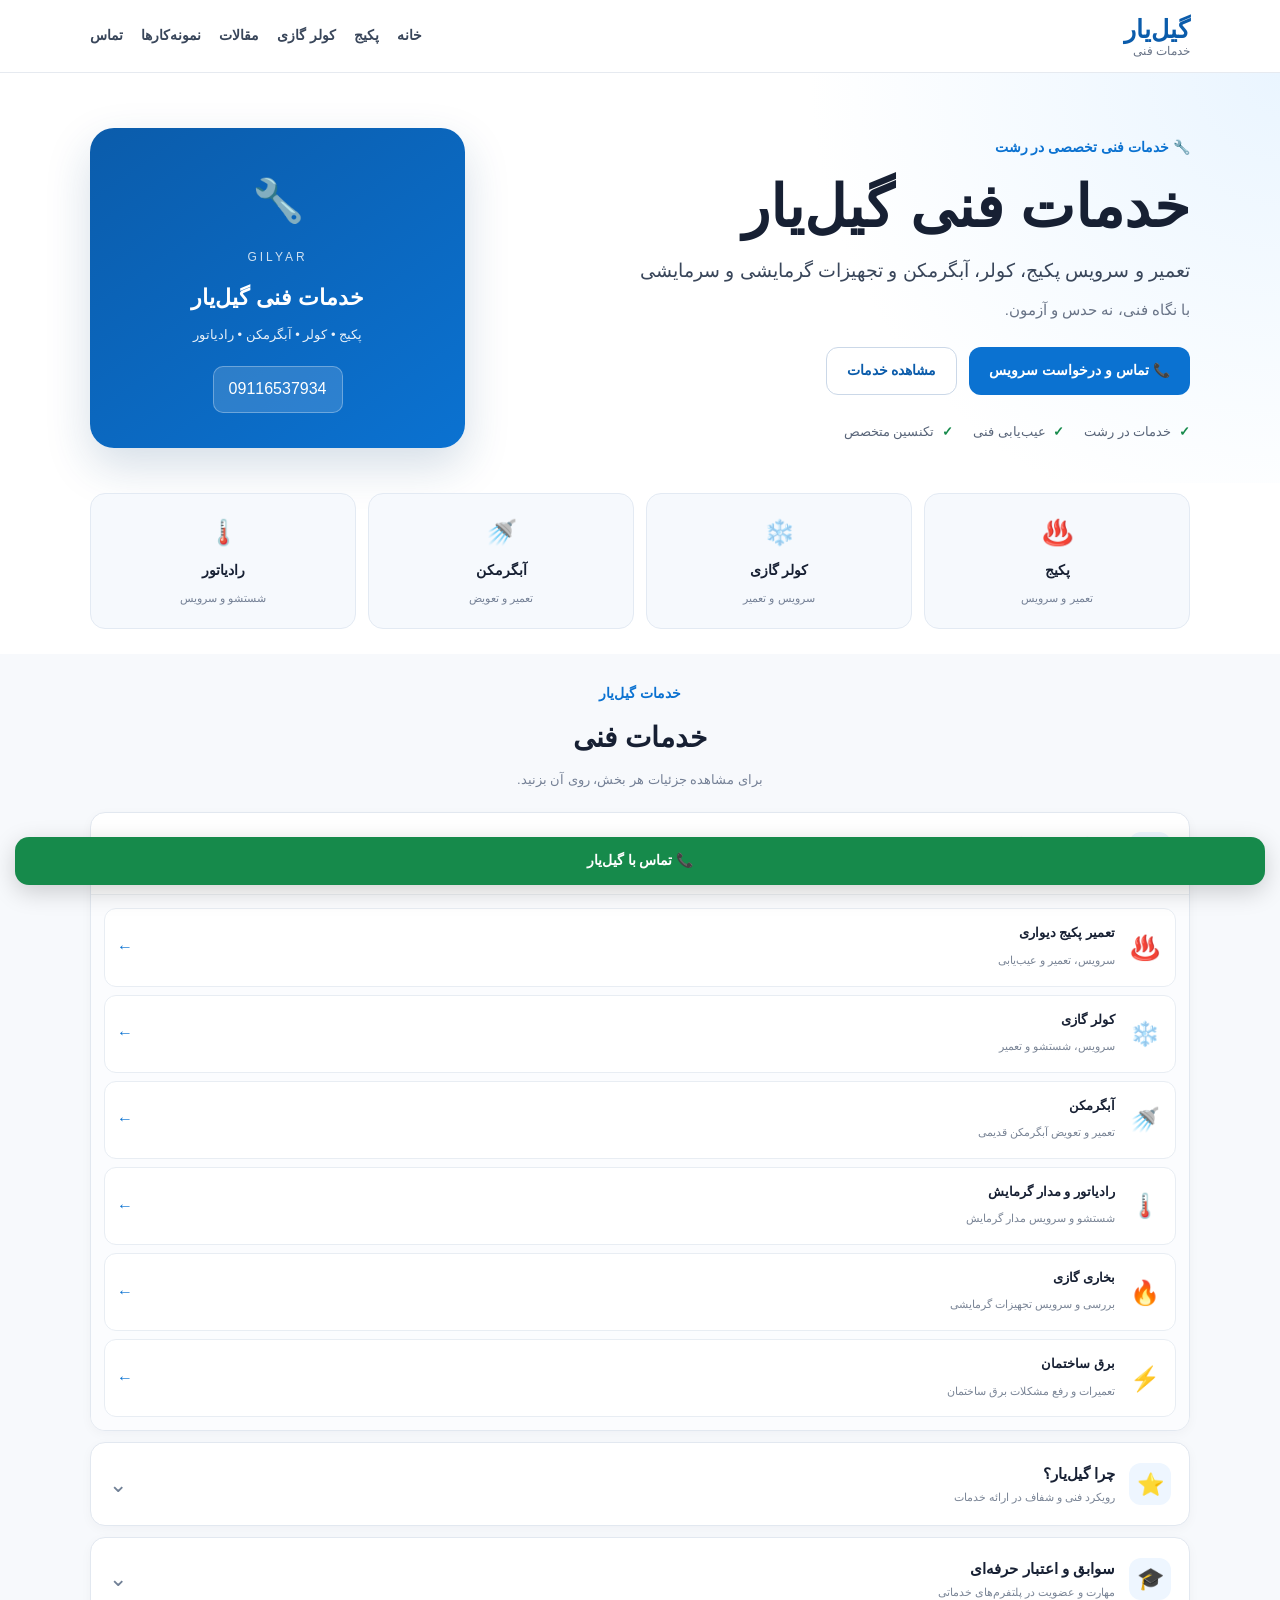
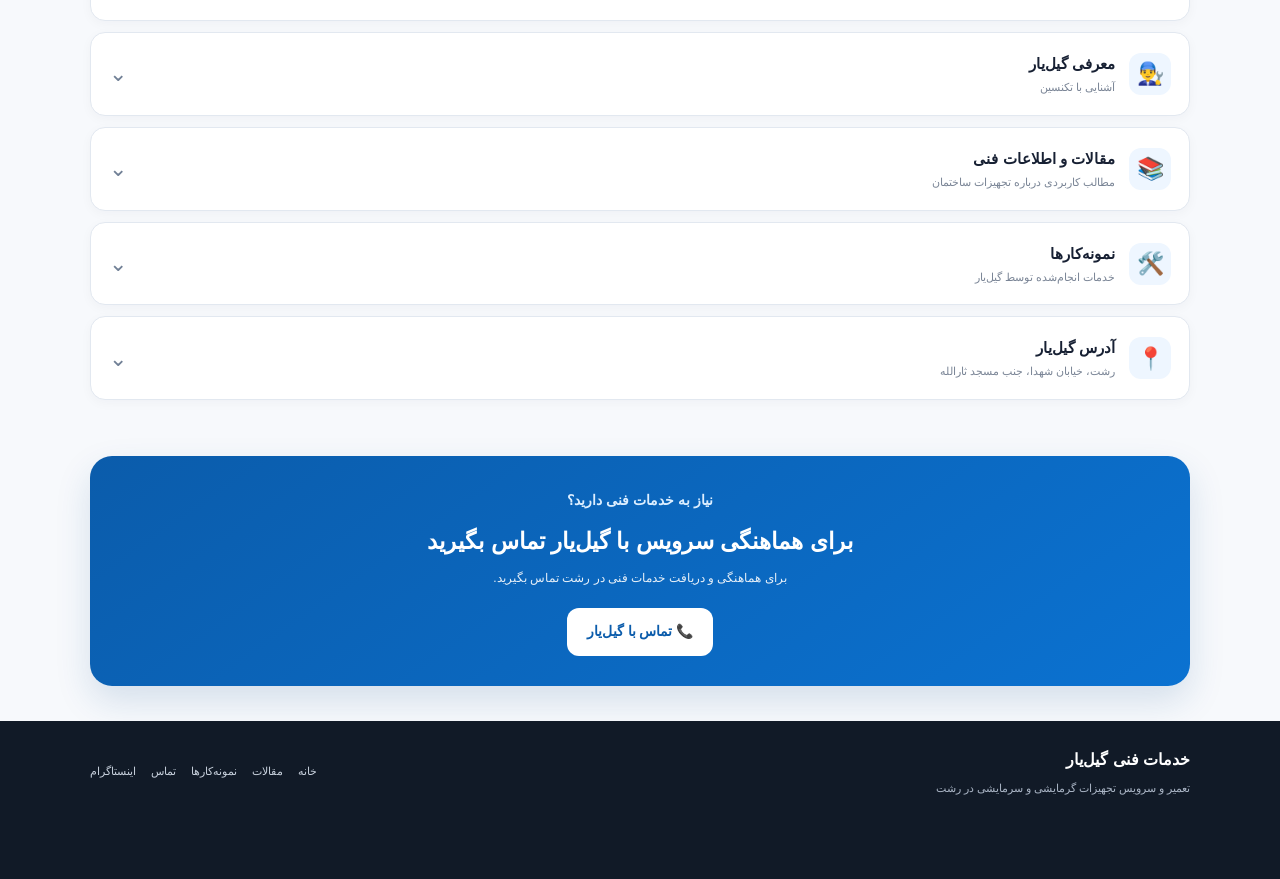
<file: index.html>
<!DOCTYPE html>
<html lang="fa" dir="rtl">
<head>
  <meta charset="UTF-8">
  <meta name="viewport" content="width=device-width, initial-scale=1.0">

  <title>خدمات فنی گیل‌یار | تعمیر پکیج، کولر و آبگرمکن در رشت</title>

  <meta
    name="description"
    content="خدمات فنی گیل‌یار در رشت؛ تعمیر و سرویس پکیج، آبگرمکن، کولر گازی، رادیاتور، بخاری گازی و برق ساختمان."
  >

  <meta name="robots" content="index, follow">

  <link rel="canonical" href="https://gilyarservice.ir/">
  <link rel="stylesheet" href="style.css">

  <script type="application/ld+json">
  {
    "@context": "https://schema.org",
    "@type": "LocalBusiness",
    "name": "خدمات فنی گیل‌یار",
    "url": "https://gilyarservice.ir/",
    "telephone": "+989116537934",
    "description": "خدمات فنی و تعمیرات پکیج، آبگرمکن، کولر گازی، رادیاتور، بخاری گازی و برق ساختمان در رشت.",
    "address": {
      "@type": "PostalAddress",
      "addressLocality": "رشت",
      "addressRegion": "گیلان",
      "addressCountry": "IR",
      "streetAddress": "خیابان شهدا، جنب مسجد ثارالله"
    },
    "areaServed": {
      "@type": "City",
      "name": "رشت"
    },
    "sameAs": [
      "https://www.instagram.com/behroozfattahii/"
    ]
  }
  </script>
</head>

<body>

<header class="site-header">
  <div class="wrap header-inner">

    <a class="logo" href="index.html">
      <strong>گیل‌یار</strong>
      <span>خدمات فنی</span>
    </a>

    <nav class="nav">
      <a href="index.html">خانه</a>
      <a href="services/package.html">پکیج</a>
      <a href="services/ac.html">کولر گازی</a>
      <a href="articles/index.html">مقالات</a>
      <a href="portfolio.html">نمونه‌کارها</a>
      <a href="contact.html">تماس</a>
    </nav>

  </div>
</header>


<main>

<!-- HERO -->
<section class="hero">
  <div class="wrap hero-grid">

    <div class="hero-content">

      <span class="eyebrow">🔧 خدمات فنی تخصصی در رشت</span>

      <h1>خدمات فنی گیل‌یار</h1>

      <p class="hero-subtitle">
        تعمیر و سرویس پکیج، کولر، آبگرمکن و تجهیزات گرمایشی و سرمایشی
      </p>

      <p class="hero-description">
        با نگاه فنی، نه حدس و آزمون.
      </p>

      <div class="hero-buttons">

        <a class="btn btn-primary" href="tel:09116537934">
          📞 تماس و درخواست سرویس
        </a>

        <a class="btn btn-secondary" href="#services">
          مشاهده خدمات
        </a>

      </div>

      <div class="hero-trust">

        <div>
          <strong>✓</strong>
          خدمات در رشت
        </div>

        <div>
          <strong>✓</strong>
          عیب‌یابی فنی
        </div>

        <div>
          <strong>✓</strong>
          تکنسین متخصص
        </div>

      </div>

    </div>


    <div class="hero-card">

      <div class="hero-icon">🔧</div>

      <span class="hero-label">GILYAR</span>

      <h2>خدمات فنی گیل‌یار</h2>

      <p>پکیج • کولر • آبگرمکن • رادیاتور</p>

      <a class="hero-call" href="tel:09116537934">
        09116537934
      </a>

    </div>

  </div>
</section>


<!-- QUICK SERVICES -->
<section class="quick-services">

  <div class="wrap">

    <div class="quick-grid">

      <a href="services/package.html">
        <span>♨️</span>
        <b>پکیج</b>
        <small>تعمیر و سرویس</small>
      </a>

      <a href="services/ac.html">
        <span>❄️</span>
        <b>کولر گازی</b>
        <small>سرویس و تعمیر</small>
      </a>

      <a href="services/water-heater.html">
        <span>🚿</span>
        <b>آبگرمکن</b>
        <small>تعمیر و تعویض</small>
      </a>

      <a href="services/radiator.html">
        <span>🌡️</span>
        <b>رادیاتور</b>
        <small>شستشو و سرویس</small>
      </a>

    </div>

  </div>

</section>


<!-- COLLAPSIBLE CONTENT -->
<section class="accordion-section" id="services">

  <div class="wrap">

    <div class="accordion-title">

      <span class="section-label">خدمات گیل‌یار</span>

      <h2>خدمات فنی</h2>

      <p>
        برای مشاهده جزئیات هر بخش، روی آن بزنید.
      </p>

    </div>


    <!-- SERVICES -->
    <details class="info-drawer" open>

      <summary>
        <span class="drawer-icon">🔧</span>

        <span class="drawer-text">
          <strong>خدمات و تعمیرات</strong>
          <small>پکیج، کولر، آبگرمکن و تجهیزات ساختمان</small>
        </span>

        <span class="drawer-arrow">⌄</span>
      </summary>


      <div class="drawer-content">

        <a class="compact-service" href="services/package.html">
          <span>♨️</span>
          <div>
            <strong>تعمیر پکیج دیواری</strong>
            <small>سرویس، تعمیر و عیب‌یابی</small>
          </div>
          <b>←</b>
        </a>


        <a class="compact-service" href="services/ac.html">
          <span>❄️</span>
          <div>
            <strong>کولر گازی</strong>
            <small>سرویس، شستشو و تعمیر</small>
          </div>
          <b>←</b>
        </a>


        <a class="compact-service" href="services/water-heater.html">
          <span>🚿</span>
          <div>
            <strong>آبگرمکن</strong>
            <small>تعمیر و تعویض آبگرمکن قدیمی</small>
          </div>
          <b>←</b>
        </a>


        <a class="compact-service" href="services/radiator.html">
          <span>🌡️</span>
          <div>
            <strong>رادیاتور و مدار گرمایش</strong>
            <small>شستشو و سرویس مدار گرمایش</small>
          </div>
          <b>←</b>
        </a>


        <a class="compact-service" href="services/package.html">
          <span>🔥</span>
          <div>
            <strong>بخاری گازی</strong>
            <small>بررسی و سرویس تجهیزات گرمایشی</small>
          </div>
          <b>←</b>
        </a>


        <a class="compact-service" href="contact.html">
          <span>⚡</span>
          <div>
            <strong>برق ساختمان</strong>
            <small>تعمیرات و رفع مشکلات برق ساختمان</small>
          </div>
          <b>←</b>
        </a>

      </div>

    </details>


    <!-- WHY -->
    <details class="info-drawer">

      <summary>
        <span class="drawer-icon">⭐</span>

        <span class="drawer-text">
          <strong>چرا گیل‌یار؟</strong>
          <small>رویکرد فنی و شفاف در ارائه خدمات</small>
        </span>

        <span class="drawer-arrow">⌄</span>
      </summary>


      <div class="drawer-content why-compact">

        <div>
          <span>🔧</span>
          <strong>عیب‌یابی فنی</strong>
          <p>بررسی علت مشکل پیش از تعمیر یا تعویض.</p>
        </div>

        <div>
          <span>📋</span>
          <strong>توضیح شفاف</strong>
          <p>توضیح وضعیت دستگاه و روند پیشنهادی تعمیر.</p>
        </div>

        <div>
          <span>🛠️</span>
          <strong>تجربه عملی</strong>
          <p>فعالیت در حوزه تجهیزات گرمایشی و سرمایشی.</p>
        </div>

        <div>
          <span>📍</span>
          <strong>خدمات در رشت</strong>
          <p>ارائه خدمات در رشت و محدوده‌های اطراف.</p>
        </div>

      </div>

    </details>


    <!-- CREDENTIALS -->
    <details class="info-drawer">

      <summary>
        <span class="drawer-icon">🎓</span>

        <span class="drawer-text">
          <strong>سوابق و اعتبار حرفه‌ای</strong>
          <small>مهارت و عضویت در پلتفرم‌های خدماتی</small>
        </span>

        <span class="drawer-arrow">⌄</span>
      </summary>


      <div class="drawer-content credentials-compact">

        <div class="credential">
          <span>🎓</span>
          <div>
            <strong>دارای گواهینامه مهارت از سازمان آموزش فنی و حرفه‌ای کشور</strong>
            <small>مهارت فنی مرتبط با حوزه خدمات</small>
          </div>
        </div>

        <div class="credential">
          <span>👨‍🔧</span>
          <div>
            <strong>متخصص ثبت‌شده در آچاره</strong>
            <small>ارائه خدمات از طریق پلتفرم خدماتی</small>
          </div>
        </div>

        <div class="credential">
          <span>🛠️</span>
          <div>
            <strong>عضو پلتفرم‌های خدماتی</strong>
            <small>خدمت از ما و سنجاق</small>
          </div>
        </div>

      </div>

    </details>


    <!-- TECHNICIAN -->
    <details class="info-drawer">

      <summary>
        <span class="drawer-icon">👨‍🔧</span>

        <span class="drawer-text">
          <strong>معرفی گیل‌یار</strong>
          <small>آشنایی با تکنسین</small>
        </span>

        <span class="drawer-arrow">⌄</span>
      </summary>


      <div class="drawer-content technician-compact">

        <div class="technician-icon">👨‍🔧</div>

        <div>
          <h3>بهروز فتاحی</h3>

          <p>
            تکنسین خدمات فنی گیل‌یار؛ فعال در زمینه تعمیر و سرویس
            پکیج، آبگرمکن، کولر گازی و تجهیزات گرمایشی و سرمایشی در رشت.
          </p>
        </div>

      </div>

    </details>


    <!-- ARTICLES -->
    <details class="info-drawer">

      <summary>
        <span class="drawer-icon">📚</span>

        <span class="drawer-text">
          <strong>مقالات و اطلاعات فنی</strong>
          <small>مطالب کاربردی درباره تجهیزات ساختمان</small>
        </span>

        <span class="drawer-arrow">⌄</span>
      </summary>


      <div class="drawer-content article-compact">

        <a href="articles/package-pressure-drops.html">
          <span>♨️</span>
          <div>
            <strong>چرا فشار پکیج کم می‌شود؟</strong>
            <small>دلایل رایج افت فشار پکیج</small>
          </div>
          <b>←</b>
        </a>


        <a href="articles/package-no-hot-water.html">
          <span>♨️</span>
          <div>
            <strong>چرا آب پکیج گرم نمی‌شود؟</strong>
            <small>دلایل رایج گرم نشدن آب مصرفی</small>
          </div>
          <b>←</b>
        </a>


        <a href="articles/ac-not-cooling.html">
          <span>❄️</span>
          <div>
            <strong>چرا کولر گازی خنک نمی‌کند؟</strong>
            <small>عوامل رایج کاهش سرمایش</small>
          </div>
          <b>←</b>
        </a>


        <a href="articles/package-error-codes.html">
          <span>⚠️</span>
          <div>
            <strong>خطاهای پکیج و مفهوم آن‌ها</strong>
            <small>آشنایی با خطاهای رایج</small>
          </div>
          <b>←</b>
        </a>


        <a class="drawer-more" href="articles/index.html">
          مشاهده همه مقالات ←
        </a>

      </div>

    </details>


    <!-- PORTFOLIO -->
    <details class="info-drawer">

      <summary>
        <span class="drawer-icon">🛠️</span>

        <span class="drawer-text">
          <strong>نمونه‌کارها</strong>
          <small>خدمات انجام‌شده توسط گیل‌یار</small>
        </span>

        <span class="drawer-arrow">⌄</span>
      </summary>


      <div class="drawer-content portfolio-compact">

        <div>
          <span>🔧</span>
          <strong>تعمیر و سرویس تجهیزات</strong>
        </div>

        <div>
          <span>❄️</span>
          <strong>خدمات کولر گازی</strong>
        </div>

        <div>
          <span>♨️</span>
          <strong>خدمات پکیج و گرمایش</strong>
        </div>

        <a class="drawer-more" href="portfolio.html">
          مشاهده همه نمونه‌کارها ←
        </a>

      </div>

    </details>


    <!-- LOCATION -->
    <details class="info-drawer">

      <summary>
        <span class="drawer-icon">📍</span>

        <span class="drawer-text">
          <strong>آدرس گیل‌یار</strong>
          <small>رشت، خیابان شهدا، جنب مسجد ثارالله</small>
        </span>

        <span class="drawer-arrow">⌄</span>
      </summary>


      <div class="drawer-content location-compact">

        <p>
          📍 رشت، خیابان شهدا، جنب مسجد ثارالله
        </p>

        <a
          class="btn btn-secondary"
          href="https://www.google.com/maps/search/?api=1&query=رشت+خیابان+شهدا+جنب+مسجد+ثارالله"
          target="_blank"
          rel="noopener"
        >
          مشاهده آدرس روی نقشه
        </a>

      </div>

    </details>

  </div>

</section>


<!-- FINAL CTA -->
<section class="section final-contact">

  <div class="wrap">

    <div class="cta">

      <span class="section-label">
        نیاز به خدمات فنی دارید؟
      </span>

      <h2>
        برای هماهنگی سرویس با گیل‌یار تماس بگیرید
      </h2>

      <p>
        برای هماهنگی و دریافت خدمات فنی در رشت تماس بگیرید.
      </p>

      <a class="btn btn-primary" href="tel:09116537934">
        📞 تماس با گیل‌یار
      </a>

    </div>

  </div>

</section>

</main>


<footer>

  <div class="wrap footer-inner">

    <div class="foot">

      <strong>خدمات فنی گیل‌یار</strong>

      <small>
        تعمیر و سرویس تجهیزات گرمایشی و سرمایشی در رشت
      </small>

    </div>


    <div class="footer-links">

      <a href="index.html">خانه</a>

      <a href="articles/index.html">مقالات</a>

      <a href="portfolio.html">نمونه‌کارها</a>

      <a href="contact.html">تماس</a>

      <a
        class="social"
        href="https://www.instagram.com/behroozfattahii/"
        target="_blank"
        rel="noopener"
      >
        اینستاگرام
      </a>

    </div>

  </div>

</footer>


<a class="mobile-call" href="tel:09116537934">
  📞 تماس با گیل‌یار
</a>


</body>
</html>
</file>
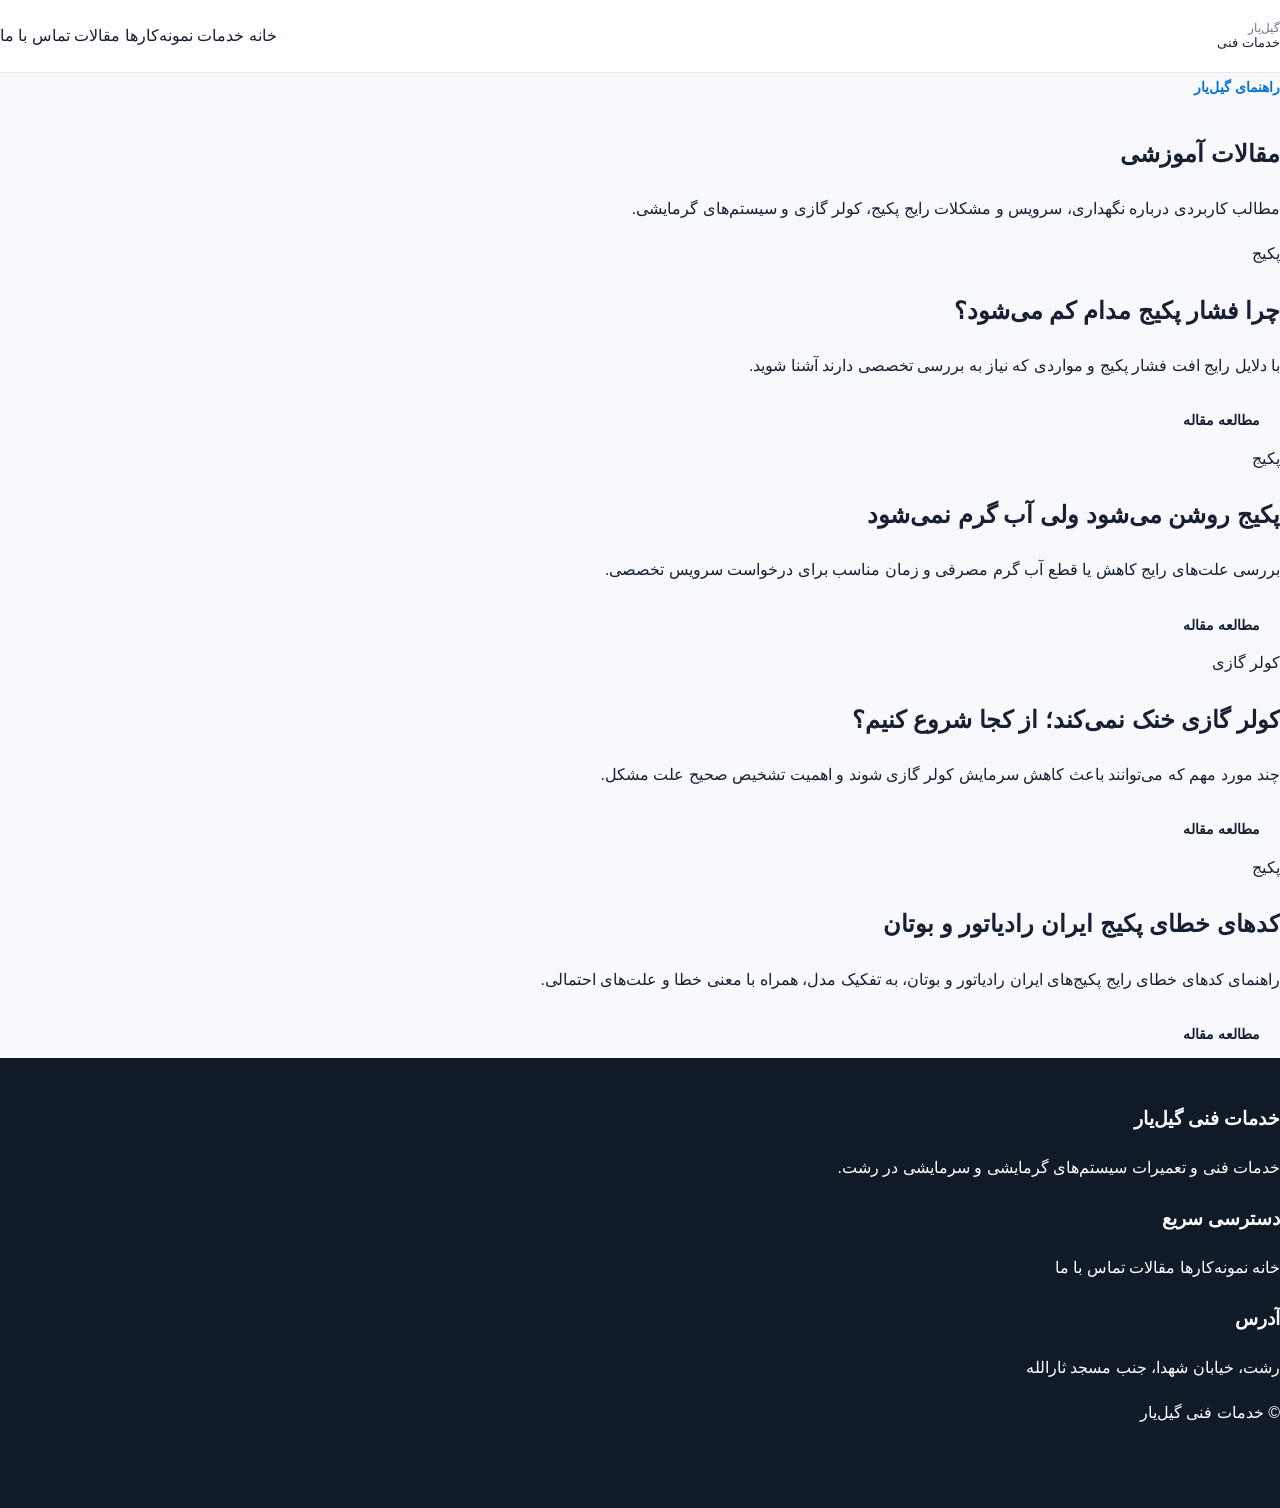
<file: articles/index.html>
<!DOCTYPE html>
<html lang="fa" dir="rtl">
<head>
  <meta charset="UTF-8">
  <meta name="viewport" content="width=device-width, initial-scale=1.0">

  <title>مقالات آموزشی | خدمات فنی گیل‌یار</title>

  <meta name="description" content="مقالات آموزشی گیل‌یار درباره پکیج دیواری، کولر گازی، آبگرمکن و سیستم‌های گرمایشی و سرمایشی.">

  <meta name="robots" content="index, follow">

  <link rel="canonical" href="https://gilyar.onrender.com/articles/index.html">

  <meta property="og:title" content="مقالات آموزشی | خدمات فنی گیل‌یار">
  <meta property="og:description" content="مطالب آموزشی و کاربردی درباره نگهداری و مشکلات رایج سیستم‌های گرمایشی و سرمایشی.">
  <meta property="og:type" content="website">
  <meta property="og:url" content="https://gilyar.onrender.com/articles/index.html">

  <link rel="stylesheet" href="../style.css">
</head>

<body>

<header class="site-header">
  <div class="container header-inner">

    <a href="../index.html" class="logo">
      <span>گیل‌یار</span>
      <small>خدمات فنی</small>
    </a>

    <nav class="main-nav">
      <a href="../index.html">خانه</a>
      <a href="../index.html#services">خدمات</a>
      <a href="../portfolio.html">نمونه‌کارها</a>
      <a href="index.html">مقالات</a>
      <a href="../contact.html">تماس با ما</a>
    </nav>

  </div>
</header>


<main>

  <section class="page-hero">
    <div class="container">

      <span class="eyebrow">راهنمای گیل‌یار</span>

      <h1>مقالات آموزشی</h1>

      <p>
        مطالب کاربردی درباره نگهداری، سرویس و مشکلات رایج
        پکیج، کولر گازی و سیستم‌های گرمایشی.
      </p>

    </div>
  </section>


  <section class="content-section">

    <div class="container">

      <div class="articles-grid">

        <article class="article-card">

          <span class="article-category">پکیج</span>

          <h2>
            چرا فشار پکیج مدام کم می‌شود؟
          </h2>

          <p>
            با دلایل رایج افت فشار پکیج و مواردی که نیاز به بررسی
            تخصصی دارند آشنا شوید.
          </p>

          <a href="package-pressure-drops.html" class="btn">
            مطالعه مقاله
          </a>

        </article>


        <article class="article-card">

          <span class="article-category">پکیج</span>

          <h2>
            پکیج روشن می‌شود ولی آب گرم نمی‌شود
          </h2>

          <p>
            بررسی علت‌های رایج کاهش یا قطع آب گرم مصرفی و زمان مناسب
            برای درخواست سرویس تخصصی.
          </p>

          <a href="package-no-hot-water.html" class="btn">
            مطالعه مقاله
          </a>

        </article>


        <article class="article-card">

          <span class="article-category">کولر گازی</span>

          <h2>
            کولر گازی خنک نمی‌کند؛ از کجا شروع کنیم؟
          </h2>

          <p>
            چند مورد مهم که می‌توانند باعث کاهش سرمایش کولر گازی شوند
            و اهمیت تشخیص صحیح علت مشکل.
          </p>

          <a href="ac-not-cooling.html" class="btn">
            مطالعه مقاله
          </a>

        </article>
<article class="article-card">

  <span class="article-category">پکیج</span>

  <h2>
    کدهای خطای پکیج ایران رادیاتور و بوتان
  </h2>

  <p>
    راهنمای کدهای خطای رایج پکیج‌های ایران رادیاتور و بوتان،
    به تفکیک مدل، همراه با معنی خطا و علت‌های احتمالی.
  </p>

  <a href="package-error-codes.html" class="btn">
    مطالعه مقاله
  </a>

</article>
      </div>

    </div>

  </section>

</main>


<footer class="site-footer">

  <div class="container">

    <div class="footer-grid">

      <div>

        <h3>خدمات فنی گیل‌یار</h3>

        <p>
          خدمات فنی و تعمیرات سیستم‌های گرمایشی و سرمایشی در رشت.
        </p>

      </div>


      <div>

        <h3>دسترسی سریع</h3>

        <a href="../index.html">خانه</a>
        <a href="../portfolio.html">نمونه‌کارها</a>
        <a href="index.html">مقالات</a>
        <a href="../contact.html">تماس با ما</a>

      </div>


      <div>

        <h3>آدرس</h3>

        <p>
          رشت، خیابان شهدا، جنب مسجد ثارالله
        </p>

      </div>

    </div>


    <div class="footer-bottom">
      © خدمات فنی گیل‌یار
    </div>

  </div>

</footer>

</body>
</html>
</file>
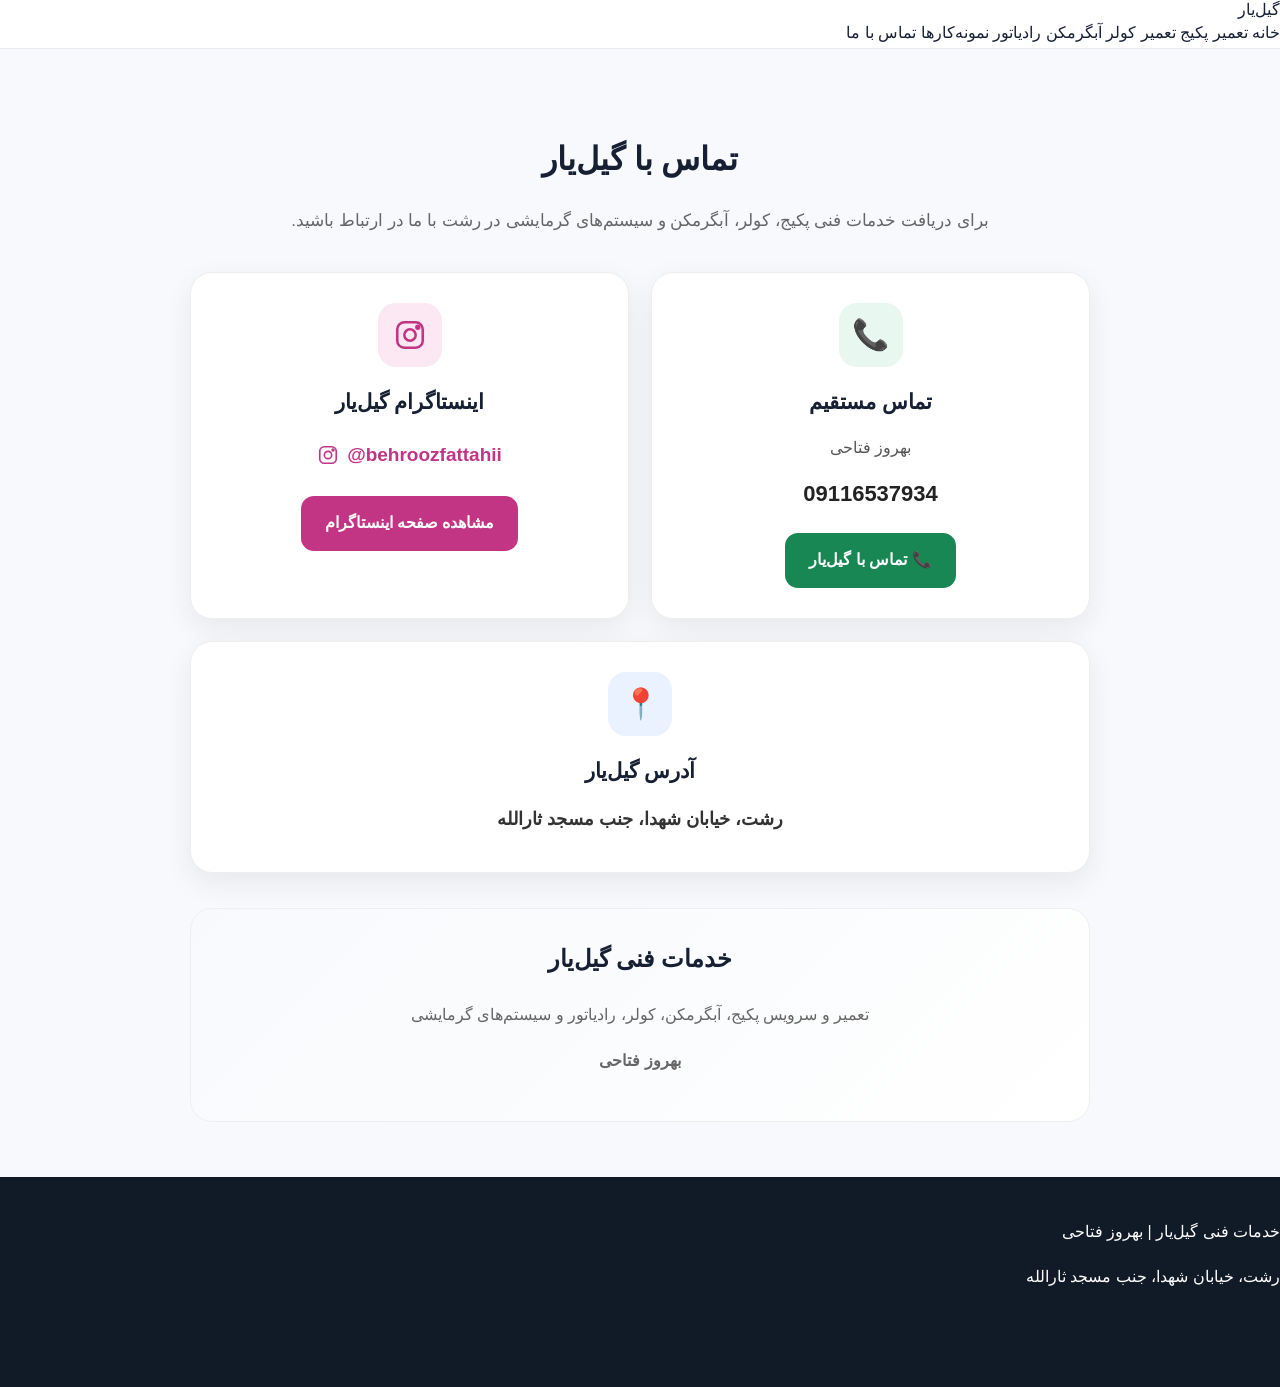
<file: contact.html>
<!DOCTYPE html>
<html lang="fa" dir="rtl">
<head>
  <meta charset="UTF-8">
  <meta name="viewport" content="width=device-width, initial-scale=1.0">

  <title>تماس با گیل‌یار | خدمات فنی گیل‌یار</title>
  <meta name="description" content="تماس با خدمات فنی گیل‌یار در رشت برای تعمیر و سرویس پکیج، آبگرمکن، کولر و سیستم‌های گرمایشی.">

  <link rel="canonical" href="https://gilyarservice.ir/contact.html">
  <link rel="stylesheet" href="style.css">

  <style>
    .contact-page {
      padding: 55px 18px;
      min-height: 70vh;
    }

    .contact-hero {
      max-width: 850px;
      margin: 0 auto 35px;
      text-align: center;
    }

    .contact-hero h1 {
      font-size: 32px;
      margin-bottom: 12px;
    }

    .contact-hero p {
      color: #666;
      font-size: 17px;
      line-height: 1.9;
    }

    .contact-grid {
      max-width: 900px;
      margin: 0 auto;
      display: grid;
      grid-template-columns: repeat(2, minmax(0, 1fr));
      gap: 22px;
    }

    .contact-card {
      background: #fff;
      border: 1px solid #eee;
      border-radius: 22px;
      padding: 30px 22px;
      text-align: center;
      box-shadow: 0 10px 30px rgba(0, 0, 0, 0.07);
      transition: transform 0.2s ease, box-shadow 0.2s ease;
    }

    .contact-card:hover {
      transform: translateY(-3px);
      box-shadow: 0 14px 35px rgba(0, 0, 0, 0.10);
    }

    .contact-icon {
      width: 64px;
      height: 64px;
      margin: 0 auto 16px;
      border-radius: 18px;
      display: flex;
      align-items: center;
      justify-content: center;
      font-size: 30px;
    }

    .phone-icon {
      background: #e8f7ef;
      color: #198754;
    }

    .instagram-icon {
      background: #fbe8f2;
      color: #c13584;
    }

    .address-icon {
      background: #eaf2ff;
      color: #2463b5;
    }

    .contact-card h2 {
      margin: 8px 0 12px;
      font-size: 21px;
    }

    .contact-card p {
      margin: 6px 0;
      line-height: 1.9;
      color: #555;
    }

    .phone-number {
      direction: ltr;
      display: inline-block;
      font-size: 22px;
      font-weight: bold;
      color: #222;
      margin-top: 4px;
    }

    .instagram-id {
      direction: ltr;
      display: inline-flex;
      align-items: center;
      gap: 8px;
      font-size: 19px;
      font-weight: bold;
      color: #c13584;
      margin-top: 5px;
    }

    .instagram-mini-icon {
      width: 22px;
      height: 22px;
    }

    .contact-button {
      display: inline-flex;
      align-items: center;
      justify-content: center;
      gap: 8px;
      margin-top: 20px;
      padding: 13px 24px;
      border-radius: 13px;
      text-decoration: none;
      font-weight: bold;
      transition: opacity 0.2s ease;
    }

    .contact-button:hover {
      opacity: 0.88;
    }

    .phone-button {
      background: #198754;
      color: #fff;
    }

    .instagram-button {
      background: #c13584;
      color: #fff;
    }

    .address-card {
      grid-column: 1 / -1;
    }

    .address-text {
      font-size: 18px;
      font-weight: 600;
      color: #333 !important;
    }

    .contact-footer {
      max-width: 900px;
      margin: 35px auto 0;
      padding: 28px 20px;
      text-align: center;
      background: linear-gradient(135deg, #f7f9fc, #ffffff);
      border: 1px solid #eee;
      border-radius: 22px;
    }

    .contact-footer h2 {
      margin-top: 0;
    }

    .contact-footer p {
      line-height: 1.9;
      color: #666;
    }

    @media (max-width: 650px) {
      .contact-page {
        padding: 40px 15px;
      }

      .contact-hero h1 {
        font-size: 27px;
      }

      .contact-hero p {
        font-size: 15px;
      }

      .contact-grid {
        grid-template-columns: 1fr;
      }

      .address-card {
        grid-column: auto;
      }

      .contact-card {
        padding: 27px 18px;
      }
    }
  </style>
</head>

<body>

<header class="site-header">
  <div class="container">

    <a href="index.html" class="logo">گیل‌یار</a>

    <nav>
      <a href="index.html">خانه</a>
      <a href="services/package.html">تعمیر پکیج</a>
      <a href="services/ac.html">تعمیر کولر</a>
      <a href="services/water-heater.html">آبگرمکن</a>
      <a href="services/radiator.html">رادیاتور</a>
      <a href="portfolio.html">نمونه‌کارها</a>
      <a href="contact.html" aria-current="page">تماس با ما</a>
    </nav>

  </div>
</header>

<main>

  <section class="contact-page">

    <div class="contact-hero">
      <h1>تماس با گیل‌یار</h1>
      <p>
        برای دریافت خدمات فنی پکیج، کولر، آبگرمکن و سیستم‌های گرمایشی در رشت با ما در ارتباط باشید.
      </p>
    </div>

    <div class="contact-grid">

      <div class="contact-card">

        <div class="contact-icon phone-icon">📞</div>

        <h2>تماس مستقیم</h2>

        <p>بهروز فتاحی</p>

        <div class="phone-number">
          09116537934
        </div>

        <br>

        <a
          class="contact-button phone-button"
          href="tel:09116537934">
          📞 تماس با گیل‌یار
        </a>

      </div>


      <div class="contact-card">

        <div class="contact-icon instagram-icon">

          <svg width="34" height="34" viewBox="0 0 24 24"
               fill="none" stroke="currentColor" stroke-width="1.8"
               stroke-linecap="round" stroke-linejoin="round"
               aria-hidden="true">

            <rect x="3" y="3" width="18" height="18" rx="5"></rect>
            <circle cx="12" cy="12" r="4"></circle>
            <circle cx="17.5" cy="6.5" r="1"></circle>

          </svg>

        </div>

        <h2>اینستاگرام گیل‌یار</h2>

        <div class="instagram-id">

          <svg class="instagram-mini-icon"
               viewBox="0 0 24 24"
               fill="none" stroke="currentColor" stroke-width="1.8"
               stroke-linecap="round" stroke-linejoin="round"
               aria-hidden="true">

            <rect x="3" y="3" width="18" height="18" rx="5"></rect>
            <circle cx="12" cy="12" r="4"></circle>
            <circle cx="17.5" cy="6.5" r="1"></circle>

          </svg>

          @behroozfattahii

        </div>

        <br>

        <a
          class="contact-button instagram-button"
          href="https://instagram.com/behroozfattahii"
          target="_blank"
          rel="noopener noreferrer">

          مشاهده صفحه اینستاگرام

        </a>

      </div>


      <div class="contact-card address-card">

        <div class="contact-icon address-icon">📍</div>

        <h2>آدرس گیل‌یار</h2>

        <p class="address-text">
          رشت، خیابان شهدا، جنب مسجد ثارالله
        </p>

      </div>

    </div>


    <div class="contact-footer">

      <h2>خدمات فنی گیل‌یار</h2>

      <p>
        تعمیر و سرویس پکیج، آبگرمکن، کولر، رادیاتور و سیستم‌های گرمایشی
      </p>

      <p>
        <strong>بهروز فتاحی</strong>
      </p>

    </div>

  </section>

</main>

<footer class="site-footer">

  <div class="container">

    <p>
      خدمات فنی گیل‌یار | بهروز فتاحی
    </p>

    <p>
      رشت، خیابان شهدا، جنب مسجد ثارالله
    </p>

  </div>

</footer>

</body>
</html>
</file>
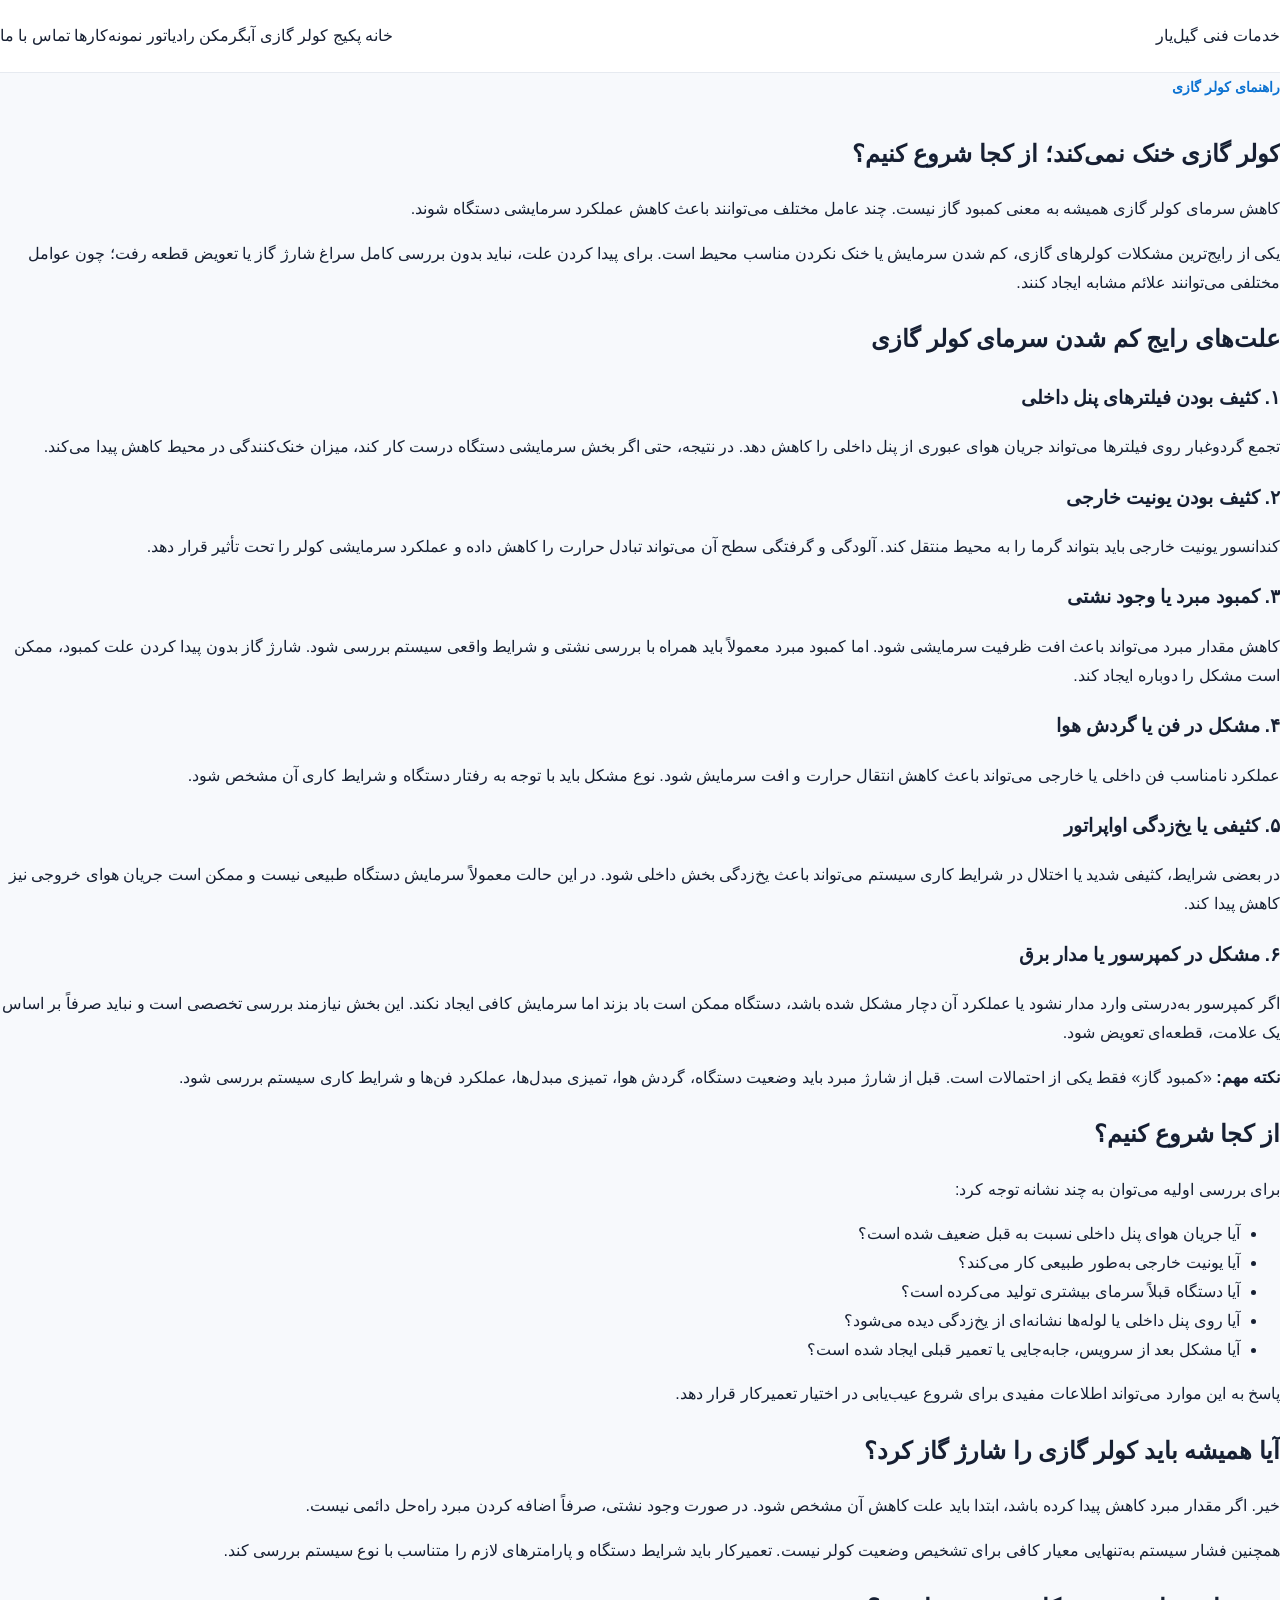
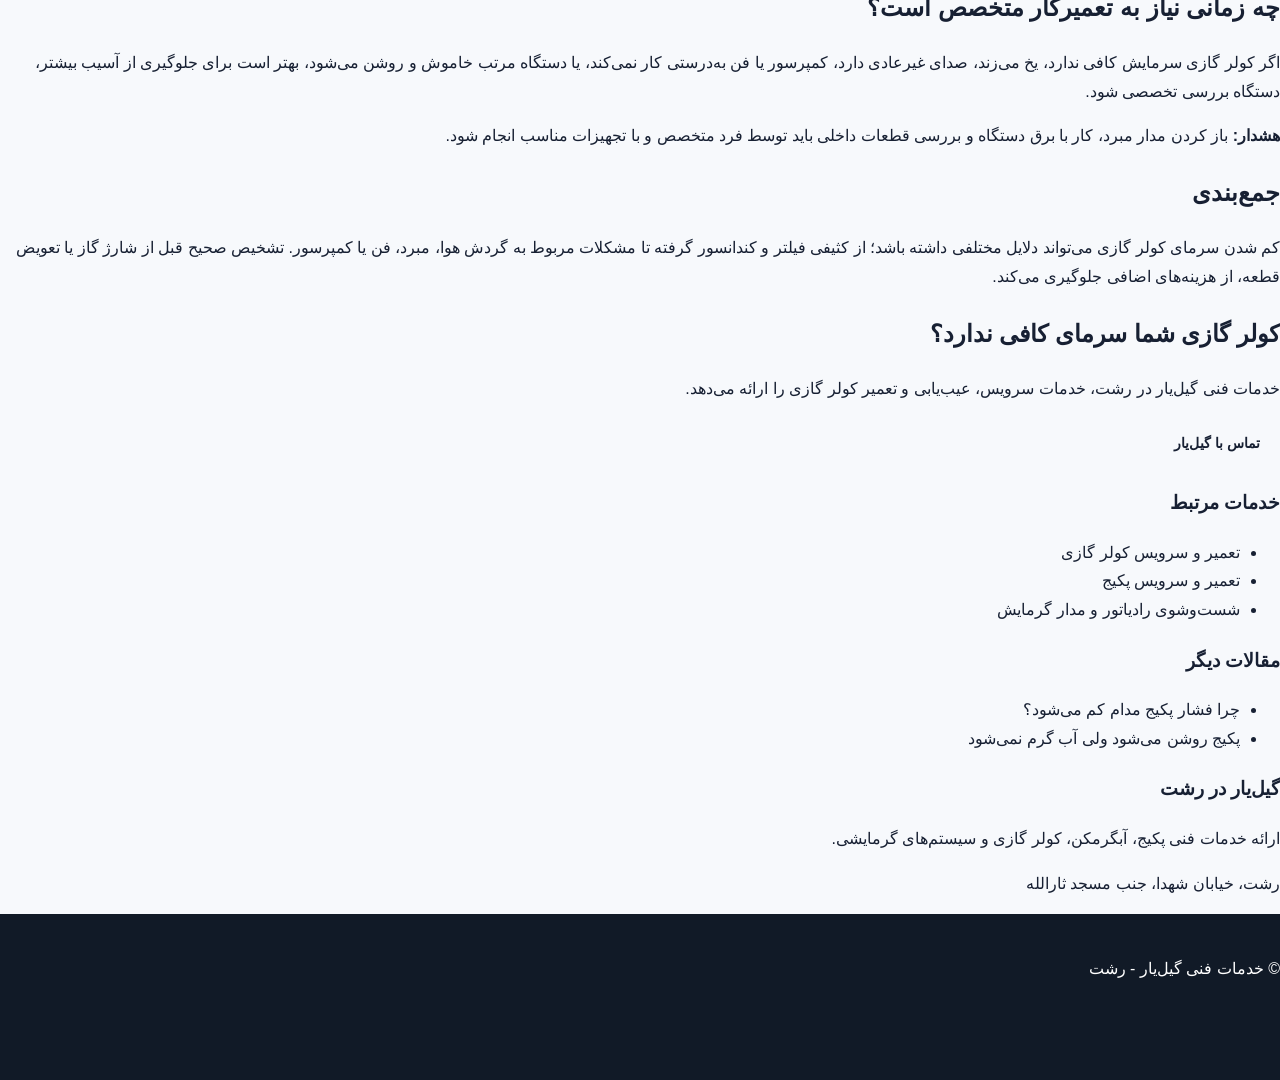
<file: articles/ac-not-cooling.html>
<!DOCTYPE html>
<html lang="fa" dir="rtl">
<head>
  <meta charset="UTF-8">
  <meta name="viewport" content="width=device-width, initial-scale=1.0">

  <title>کولر گازی خنک نمی‌کند؛ از کجا شروع کنیم؟ | خدمات فنی گیل‌یار</title>
  <meta name="description" content="کولر گازی خنک نمی‌کند؟ با علت‌های رایج کاهش سرمایش کولر گازی و زمان مناسب برای مراجعه به تعمیرکار متخصص آشنا شوید. خدمات فنی گیل‌یار در رشت.">
  <meta name="robots" content="index, follow">
  <link rel="canonical" href="https://gilyar.onrender.com/articles/ac-not-cooling.html">

  <meta property="og:title" content="کولر گازی خنک نمی‌کند؛ از کجا شروع کنیم؟">
  <meta property="og:description" content="دلایل رایج کم شدن سرمای کولر گازی و نکات مهم برای بررسی مشکل.">
  <meta property="og:type" content="article">
  <meta property="og:url" content="https://gilyar.onrender.com/articles/ac-not-cooling.html">

  <link rel="stylesheet" href="../style.css">

  <script type="application/ld+json">
  {
    "@context": "https://schema.org",
    "@type": "Article",
    "headline": "کولر گازی خنک نمی‌کند؛ از کجا شروع کنیم؟",
    "description": "بررسی علت‌های رایج کاهش سرمایش کولر گازی و نکات مهم برای تشخیص مشکل.",
    "author": {
      "@type": "Organization",
      "name": "خدمات فنی گیل‌یار"
    },
    "publisher": {
      "@type": "Organization",
      "name": "خدمات فنی گیل‌یار"
    },
    "mainEntityOfPage": {
      "@type": "WebPage",
      "@id": "https://gilyar.onrender.com/articles/ac-not-cooling.html"
    }
  }
  </script>
</head>

<body>

<header class="site-header">
  <div class="container header-inner">
    <a href="../index.html" class="logo">خدمات فنی گیل‌یار</a>

    <nav class="main-nav">
      <a href="../index.html">خانه</a>
      <a href="../services/package.html">پکیج</a>
      <a href="../services/ac.html">کولر گازی</a>
      <a href="../services/water-heater.html">آبگرمکن</a>
      <a href="../services/radiator.html">رادیاتور</a>
      <a href="../portfolio.html">نمونه‌کارها</a>
      <a href="../contact.html">تماس با ما</a>
    </nav>
  </div>
</header>

<main>

  <section class="page-hero">
    <div class="container">
      <span class="eyebrow">راهنمای کولر گازی</span>
      <h1>کولر گازی خنک نمی‌کند؛ از کجا شروع کنیم؟</h1>
      <p>
        کاهش سرمای کولر گازی همیشه به معنی کمبود گاز نیست.
        چند عامل مختلف می‌توانند باعث کاهش عملکرد سرمایشی دستگاه شوند.
      </p>
    </div>
  </section>

  <section class="content-section">
    <div class="container content-grid">

      <article class="main-content">

        <p>
          یکی از رایج‌ترین مشکلات کولرهای گازی، کم شدن سرمایش یا خنک نکردن
          مناسب محیط است. برای پیدا کردن علت، نباید بدون بررسی کامل سراغ
          شارژ گاز یا تعویض قطعه رفت؛ چون عوامل مختلفی می‌توانند علائم مشابه
          ایجاد کنند.
        </p>

        <h2>علت‌های رایج کم شدن سرمای کولر گازی</h2>

        <h3>۱. کثیف بودن فیلترهای پنل داخلی</h3>
        <p>
          تجمع گردوغبار روی فیلترها می‌تواند جریان هوای عبوری از پنل داخلی
          را کاهش دهد. در نتیجه، حتی اگر بخش سرمایشی دستگاه درست کار کند،
          میزان خنک‌کنندگی در محیط کاهش پیدا می‌کند.
        </p>

        <h3>۲. کثیف بودن یونیت خارجی</h3>
        <p>
          کندانسور یونیت خارجی باید بتواند گرما را به محیط منتقل کند.
          آلودگی و گرفتگی سطح آن می‌تواند تبادل حرارت را کاهش داده و
          عملکرد سرمایشی کولر را تحت تأثیر قرار دهد.
        </p>

        <h3>۳. کمبود مبرد یا وجود نشتی</h3>
        <p>
          کاهش مقدار مبرد می‌تواند باعث افت ظرفیت سرمایشی شود. اما کمبود
          مبرد معمولاً باید همراه با بررسی نشتی و شرایط واقعی سیستم بررسی شود.
          شارژ گاز بدون پیدا کردن علت کمبود، ممکن است مشکل را دوباره ایجاد کند.
        </p>

        <h3>۴. مشکل در فن یا گردش هوا</h3>
        <p>
          عملکرد نامناسب فن داخلی یا خارجی می‌تواند باعث کاهش انتقال حرارت
          و افت سرمایش شود. نوع مشکل باید با توجه به رفتار دستگاه و شرایط
          کاری آن مشخص شود.
        </p>

        <h3>۵. کثیفی یا یخ‌زدگی اواپراتور</h3>
        <p>
          در بعضی شرایط، کثیفی شدید یا اختلال در شرایط کاری سیستم می‌تواند
          باعث یخ‌زدگی بخش داخلی شود. در این حالت معمولاً سرمایش دستگاه
          طبیعی نیست و ممکن است جریان هوای خروجی نیز کاهش پیدا کند.
        </p>

        <h3>۶. مشکل در کمپرسور یا مدار برق</h3>
        <p>
          اگر کمپرسور به‌درستی وارد مدار نشود یا عملکرد آن دچار مشکل شده باشد،
          دستگاه ممکن است باد بزند اما سرمایش کافی ایجاد نکند. این بخش نیازمند
          بررسی تخصصی است و نباید صرفاً بر اساس یک علامت، قطعه‌ای تعویض شود.
        </p>

        <div class="notice">
          <strong>نکته مهم:</strong>
          «کمبود گاز» فقط یکی از احتمالات است. قبل از شارژ مبرد باید وضعیت
          دستگاه، گردش هوا، تمیزی مبدل‌ها، عملکرد فن‌ها و شرایط کاری سیستم
          بررسی شود.
        </div>

        <h2>از کجا شروع کنیم؟</h2>

        <p>
          برای بررسی اولیه می‌توان به چند نشانه توجه کرد:
        </p>

        <ul>
          <li>آیا جریان هوای پنل داخلی نسبت به قبل ضعیف شده است؟</li>
          <li>آیا یونیت خارجی به‌طور طبیعی کار می‌کند؟</li>
          <li>آیا دستگاه قبلاً سرمای بیشتری تولید می‌کرده است؟</li>
          <li>آیا روی پنل داخلی یا لوله‌ها نشانه‌ای از یخ‌زدگی دیده می‌شود؟</li>
          <li>آیا مشکل بعد از سرویس، جابه‌جایی یا تعمیر قبلی ایجاد شده است؟</li>
        </ul>

        <p>
          پاسخ به این موارد می‌تواند اطلاعات مفیدی برای شروع عیب‌یابی در
          اختیار تعمیرکار قرار دهد.
        </p>

        <h2>آیا همیشه باید کولر گازی را شارژ گاز کرد؟</h2>

        <p>
          خیر. اگر مقدار مبرد کاهش پیدا کرده باشد، ابتدا باید علت کاهش آن
          مشخص شود. در صورت وجود نشتی، صرفاً اضافه کردن مبرد راه‌حل دائمی
          نیست.
        </p>

        <p>
          همچنین فشار سیستم به‌تنهایی معیار کافی برای تشخیص وضعیت کولر نیست.
          تعمیرکار باید شرایط دستگاه و پارامترهای لازم را متناسب با نوع
          سیستم بررسی کند.
        </p>

        <h2>چه زمانی نیاز به تعمیرکار متخصص است؟</h2>

        <p>
          اگر کولر گازی سرمایش کافی ندارد، یخ می‌زند، صدای غیرعادی دارد،
          کمپرسور یا فن به‌درستی کار نمی‌کند، یا دستگاه مرتب خاموش و روشن
          می‌شود، بهتر است برای جلوگیری از آسیب بیشتر، دستگاه بررسی تخصصی شود.
        </p>

        <div class="notice">
          <strong>هشدار:</strong>
          باز کردن مدار مبرد، کار با برق دستگاه و بررسی قطعات داخلی باید
          توسط فرد متخصص و با تجهیزات مناسب انجام شود.
        </div>

        <h2>جمع‌بندی</h2>

        <p>
          کم شدن سرمای کولر گازی می‌تواند دلایل مختلفی داشته باشد؛ از
          کثیفی فیلتر و کندانسور گرفته تا مشکلات مربوط به گردش هوا، مبرد،
          فن یا کمپرسور. تشخیص صحیح قبل از شارژ گاز یا تعویض قطعه،
          از هزینه‌های اضافی جلوگیری می‌کند.
        </p>

        <div class="cta-box">
          <h2>کولر گازی شما سرمای کافی ندارد؟</h2>
          <p>
            خدمات فنی گیل‌یار در رشت، خدمات سرویس، عیب‌یابی و تعمیر کولر
            گازی را ارائه می‌دهد.
          </p>
          <a href="../contact.html" class="btn">تماس با گیل‌یار</a>
        </div>

      </article>

      <aside class="sidebar">

        <div class="side-card">
          <h3>خدمات مرتبط</h3>
          <ul>
            <li>
              <a href="../services/ac.html">
                تعمیر و سرویس کولر گازی
              </a>
            </li>
            <li>
              <a href="../services/package.html">
                تعمیر و سرویس پکیج
              </a>
            </li>
            <li>
              <a href="../services/radiator.html">
                شست‌وشوی رادیاتور و مدار گرمایش
              </a>
            </li>
          </ul>
        </div>

        <div class="side-card">
          <h3>مقالات دیگر</h3>
          <ul>
            <li>
              <a href="package-pressure-drops.html">
                چرا فشار پکیج مدام کم می‌شود؟
              </a>
            </li>
            <li>
              <a href="package-no-hot-water.html">
                پکیج روشن می‌شود ولی آب گرم نمی‌شود
              </a>
            </li>
          </ul>
        </div>

        <div class="side-card">
          <h3>گیل‌یار در رشت</h3>
          <p>
            ارائه خدمات فنی پکیج، آبگرمکن، کولر گازی و سیستم‌های گرمایشی.
          </p>
          <p>
            رشت، خیابان شهدا، جنب مسجد ثارالله
          </p>
        </div>

      </aside>

    </div>
  </section>

</main>

<footer class="site-footer">
  <div class="container">
    <p>© خدمات فنی گیل‌یار - رشت</p>
  </div>
</footer>

</body>
</html>
</file>
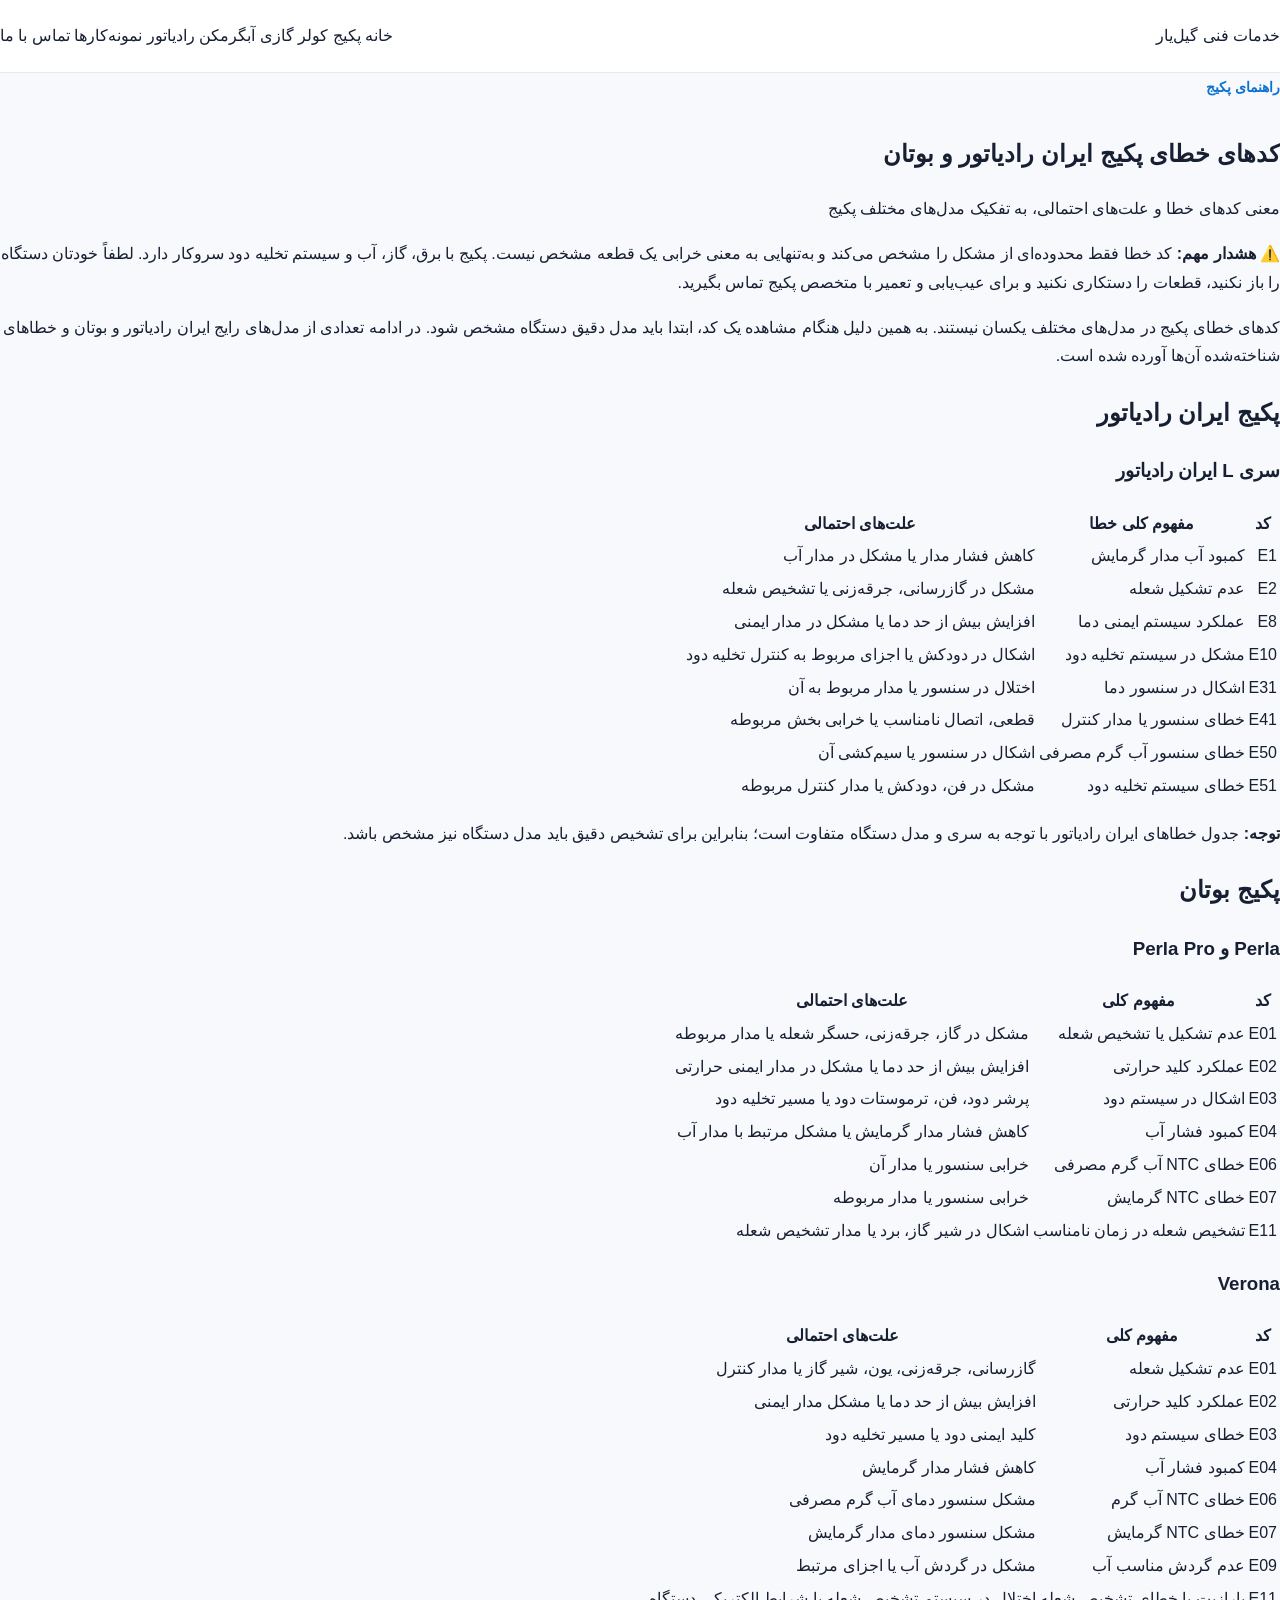
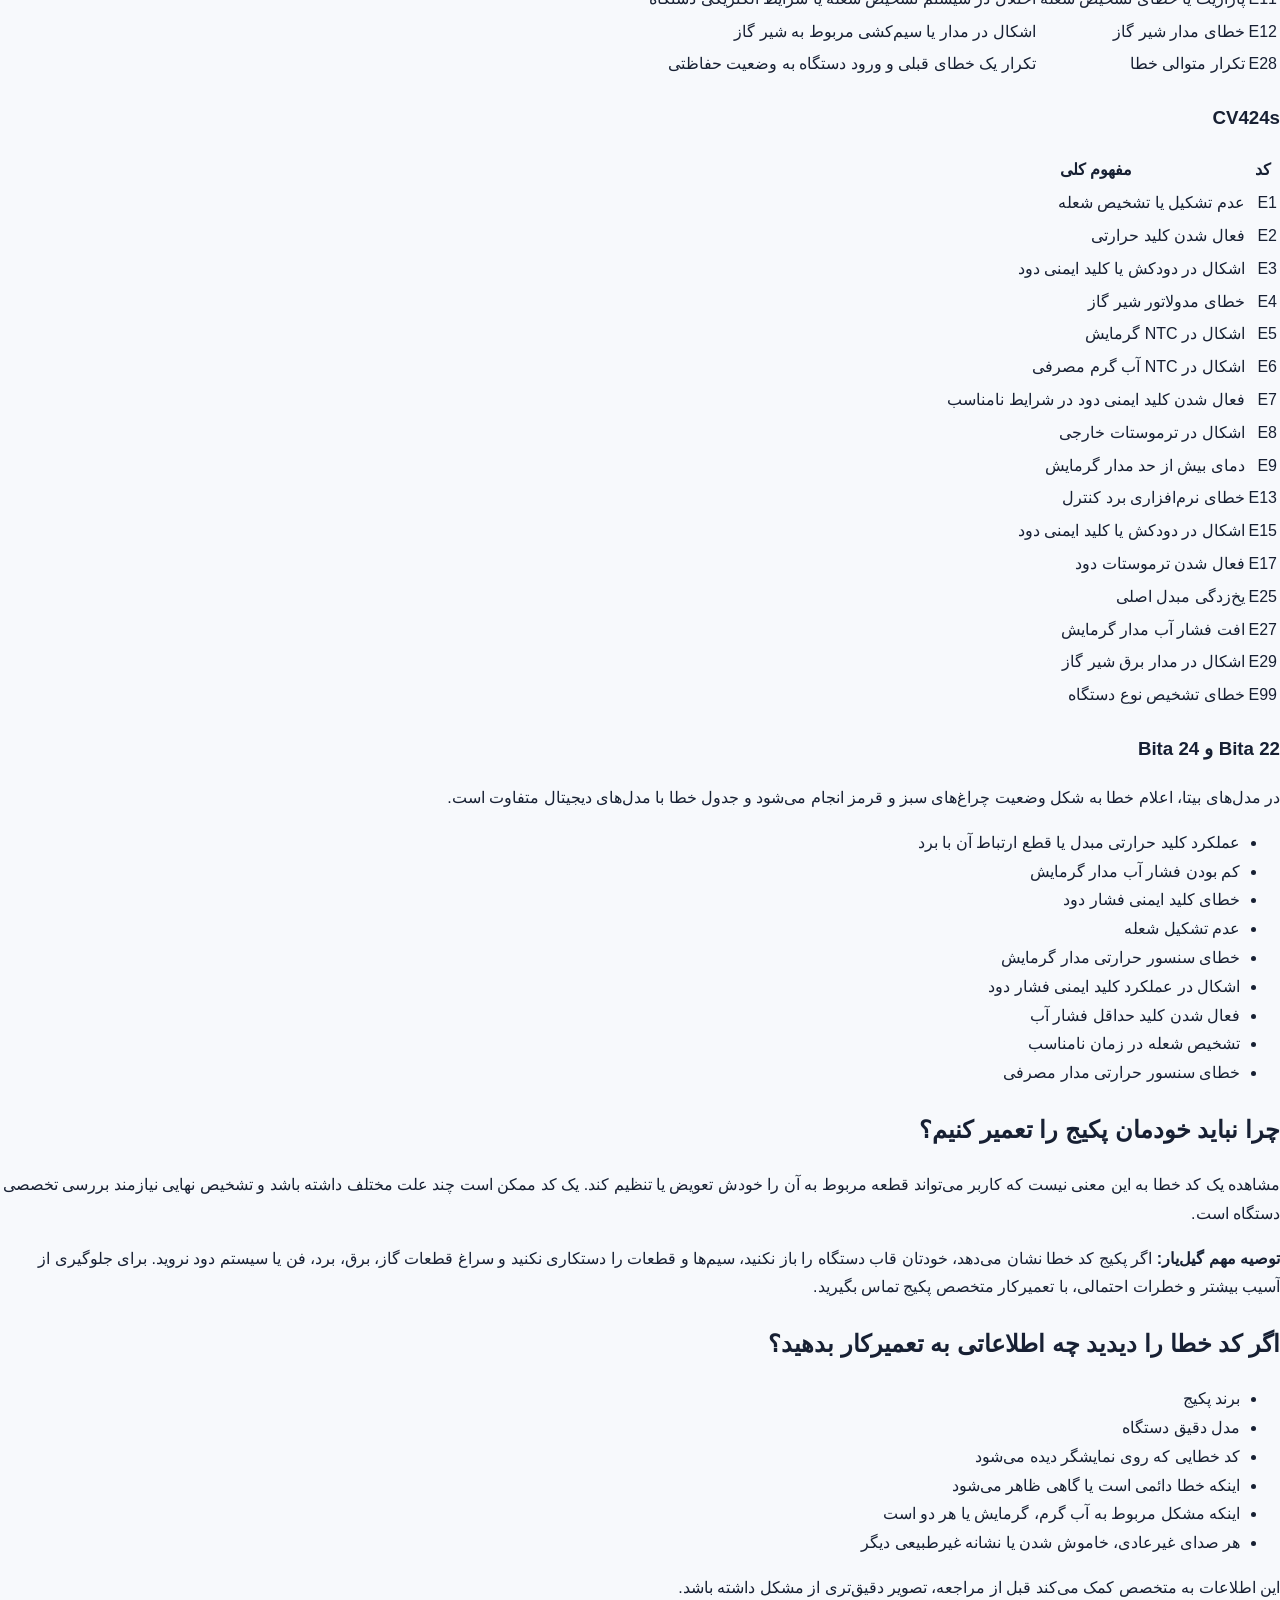
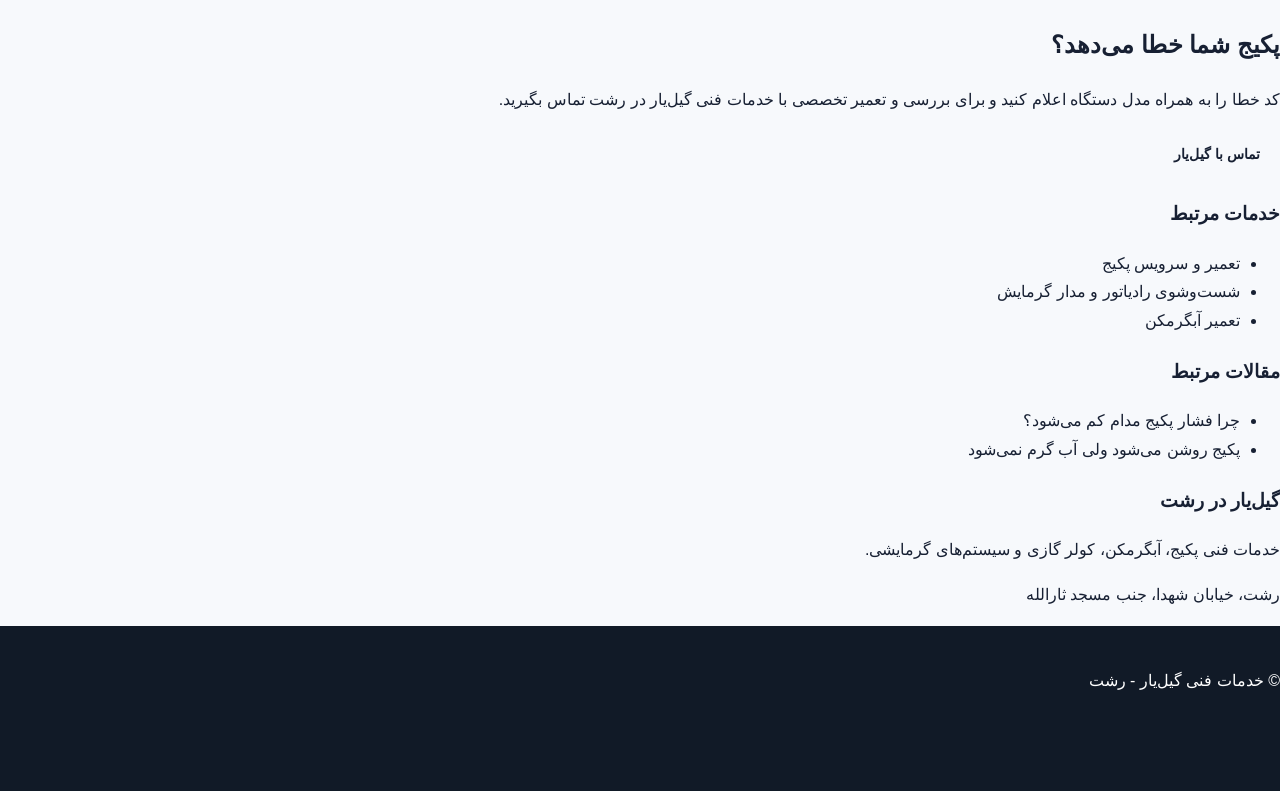
<file: articles/package-error-codes.html>
<!DOCTYPE html>
<html lang="fa" dir="rtl">
<head>
  <meta charset="UTF-8">
  <meta name="viewport" content="width=device-width, initial-scale=1.0">

  <title>کدهای خطای پکیج ایران رادیاتور و بوتان | علت خطاها</title>
  <meta name="description" content="راهنمای کدهای خطای پکیج ایران رادیاتور و بوتان به تفکیک مدل، همراه با معنی خطا و علت‌های احتمالی. برای تعمیر پکیج حتماً با متخصص تماس بگیرید.">
  <meta name="robots" content="index, follow">
  <link rel="canonical" href="https://gilyar.onrender.com/articles/package-error-codes.html">

  <meta property="og:title" content="کدهای خطای پکیج ایران رادیاتور و بوتان">
  <meta property="og:description" content="کدهای خطای رایج پکیج‌های ایران رادیاتور و بوتان به تفکیک مدل و توضیح علت‌های احتمالی.">
  <meta property="og:type" content="article">
  <meta property="og:url" content="https://gilyar.onrender.com/articles/package-error-codes.html">

  <link rel="stylesheet" href="../style.css">

  <script type="application/ld+json">
  {
    "@context": "https://schema.org",
    "@type": "Article",
    "headline": "کدهای خطای پکیج ایران رادیاتور و بوتان",
    "description": "راهنمای کدهای خطای پکیج‌های ایران رادیاتور و بوتان به تفکیک مدل.",
    "author": {
      "@type": "Organization",
      "name": "خدمات فنی گیل‌یار"
    },
    "publisher": {
      "@type": "Organization",
      "name": "خدمات فنی گیل‌یار"
    },
    "mainEntityOfPage": {
      "@type": "WebPage",
      "@id": "https://gilyar.onrender.com/articles/package-error-codes.html"
    }
  }
  </script>
</head>

<body>

<header class="site-header">
  <div class="container header-inner">
    <a href="../index.html" class="logo">خدمات فنی گیل‌یار</a>

    <nav class="main-nav">
      <a href="../index.html">خانه</a>
      <a href="../services/package.html">پکیج</a>
      <a href="../services/ac.html">کولر گازی</a>
      <a href="../services/water-heater.html">آبگرمکن</a>
      <a href="../services/radiator.html">رادیاتور</a>
      <a href="../portfolio.html">نمونه‌کارها</a>
      <a href="../contact.html">تماس با ما</a>
    </nav>
  </div>
</header>

<main>

  <section class="page-hero">
    <div class="container">
      <span class="eyebrow">راهنمای پکیج</span>
      <h1>کدهای خطای پکیج ایران رادیاتور و بوتان</h1>
      <p>
        معنی کدهای خطا و علت‌های احتمالی، به تفکیک مدل‌های مختلف پکیج
      </p>
    </div>
  </section>

  <section class="content-section">
    <div class="container content-grid">

      <article class="main-content">

        <div class="notice">
          <strong>⚠️ هشدار مهم:</strong>
          کد خطا فقط محدوده‌ای از مشکل را مشخص می‌کند و به‌تنهایی به معنی
          خرابی یک قطعه مشخص نیست. پکیج با برق، گاز، آب و سیستم تخلیه دود
          سروکار دارد. لطفاً خودتان دستگاه را باز نکنید، قطعات را دستکاری
          نکنید و برای عیب‌یابی و تعمیر با متخصص پکیج تماس بگیرید.
        </div>

        <p>
          کدهای خطای پکیج در مدل‌های مختلف یکسان نیستند. به همین دلیل هنگام
          مشاهده یک کد، ابتدا باید مدل دقیق دستگاه مشخص شود. در ادامه تعدادی
          از مدل‌های رایج ایران رادیاتور و بوتان و خطاهای شناخته‌شده آن‌ها
          آورده شده است.
        </p>

        <h2>پکیج ایران رادیاتور</h2>

        <h3>سری L ایران رادیاتور</h3>

        <table>
          <thead>
            <tr>
              <th>کد</th>
              <th>مفهوم کلی خطا</th>
              <th>علت‌های احتمالی</th>
            </tr>
          </thead>
          <tbody>
            <tr>
              <td>E1</td>
              <td>کمبود آب مدار گرمایش</td>
              <td>کاهش فشار مدار یا مشکل در مدار آب</td>
            </tr>
            <tr>
              <td>E2</td>
              <td>عدم تشکیل شعله</td>
              <td>مشکل در گازرسانی، جرقه‌زنی یا تشخیص شعله</td>
            </tr>
            <tr>
              <td>E8</td>
              <td>عملکرد سیستم ایمنی دما</td>
              <td>افزایش بیش از حد دما یا مشکل در مدار ایمنی</td>
            </tr>
            <tr>
              <td>E10</td>
              <td>مشکل در سیستم تخلیه دود</td>
              <td>اشکال در دودکش یا اجزای مربوط به کنترل تخلیه دود</td>
            </tr>
            <tr>
              <td>E31</td>
              <td>اشکال در سنسور دما</td>
              <td>اختلال در سنسور یا مدار مربوط به آن</td>
            </tr>
            <tr>
              <td>E41</td>
              <td>خطای سنسور یا مدار کنترل</td>
              <td>قطعی، اتصال نامناسب یا خرابی بخش مربوطه</td>
            </tr>
            <tr>
              <td>E50</td>
              <td>خطای سنسور آب گرم مصرفی</td>
              <td>اشکال در سنسور یا سیم‌کشی آن</td>
            </tr>
            <tr>
              <td>E51</td>
              <td>خطای سیستم تخلیه دود</td>
              <td>مشکل در فن، دودکش یا مدار کنترل مربوطه</td>
            </tr>
          </tbody>
        </table>

        <p>
          <strong>توجه:</strong> جدول خطاهای ایران رادیاتور با توجه به سری و
          مدل دستگاه متفاوت است؛ بنابراین برای تشخیص دقیق باید مدل دستگاه
          نیز مشخص باشد.
        </p>

        <h2>پکیج بوتان</h2>

        <h3>Perla و Perla Pro</h3>

        <table>
          <thead>
            <tr>
              <th>کد</th>
              <th>مفهوم کلی</th>
              <th>علت‌های احتمالی</th>
            </tr>
          </thead>
          <tbody>
            <tr>
              <td>E01</td>
              <td>عدم تشکیل یا تشخیص شعله</td>
              <td>مشکل در گاز، جرقه‌زنی، حسگر شعله یا مدار مربوطه</td>
            </tr>
            <tr>
              <td>E02</td>
              <td>عملکرد کلید حرارتی</td>
              <td>افزایش بیش از حد دما یا مشکل در مدار ایمنی حرارتی</td>
            </tr>
            <tr>
              <td>E03</td>
              <td>اشکال در سیستم دود</td>
              <td>پرشر دود، فن، ترموستات دود یا مسیر تخلیه دود</td>
            </tr>
            <tr>
              <td>E04</td>
              <td>کمبود فشار آب</td>
              <td>کاهش فشار مدار گرمایش یا مشکل مرتبط با مدار آب</td>
            </tr>
            <tr>
              <td>E06</td>
              <td>خطای NTC آب گرم مصرفی</td>
              <td>خرابی سنسور یا مدار آن</td>
            </tr>
            <tr>
              <td>E07</td>
              <td>خطای NTC گرمایش</td>
              <td>خرابی سنسور یا مدار مربوطه</td>
            </tr>
            <tr>
              <td>E11</td>
              <td>تشخیص شعله در زمان نامناسب</td>
              <td>اشکال در شیر گاز، برد یا مدار تشخیص شعله</td>
            </tr>
          </tbody>
        </table>

        <h3>Verona</h3>

        <table>
          <thead>
            <tr>
              <th>کد</th>
              <th>مفهوم کلی</th>
              <th>علت‌های احتمالی</th>
            </tr>
          </thead>
          <tbody>
            <tr>
              <td>E01</td>
              <td>عدم تشکیل شعله</td>
              <td>گازرسانی، جرقه‌زنی، یون، شیر گاز یا مدار کنترل</td>
            </tr>
            <tr>
              <td>E02</td>
              <td>عملکرد کلید حرارتی</td>
              <td>افزایش بیش از حد دما یا مشکل مدار ایمنی</td>
            </tr>
            <tr>
              <td>E03</td>
              <td>خطای سیستم دود</td>
              <td>کلید ایمنی دود یا مسیر تخلیه دود</td>
            </tr>
            <tr>
              <td>E04</td>
              <td>کمبود فشار آب</td>
              <td>کاهش فشار مدار گرمایش</td>
            </tr>
            <tr>
              <td>E06</td>
              <td>خطای NTC آب گرم</td>
              <td>مشکل سنسور دمای آب گرم مصرفی</td>
            </tr>
            <tr>
              <td>E07</td>
              <td>خطای NTC گرمایش</td>
              <td>مشکل سنسور دمای مدار گرمایش</td>
            </tr>
            <tr>
              <td>E09</td>
              <td>عدم گردش مناسب آب</td>
              <td>مشکل در گردش آب یا اجزای مرتبط</td>
            </tr>
            <tr>
              <td>E11</td>
              <td>پارازیت یا خطای تشخیص شعله</td>
              <td>اختلال در سیستم تشخیص شعله یا شرایط الکتریکی دستگاه</td>
            </tr>
            <tr>
              <td>E12</td>
              <td>خطای مدار شیر گاز</td>
              <td>اشکال در مدار یا سیم‌کشی مربوط به شیر گاز</td>
            </tr>
            <tr>
              <td>E28</td>
              <td>تکرار متوالی خطا</td>
              <td>تکرار یک خطای قبلی و ورود دستگاه به وضعیت حفاظتی</td>
            </tr>
          </tbody>
        </table>

        <h3>CV424s</h3>

        <table>
          <thead>
            <tr>
              <th>کد</th>
              <th>مفهوم کلی</th>
            </tr>
          </thead>
          <tbody>
            <tr>
              <td>E1</td>
              <td>عدم تشکیل یا تشخیص شعله</td>
            </tr>
            <tr>
              <td>E2</td>
              <td>فعال شدن کلید حرارتی</td>
            </tr>
            <tr>
              <td>E3</td>
              <td>اشکال در دودکش یا کلید ایمنی دود</td>
            </tr>
            <tr>
              <td>E4</td>
              <td>خطای مدولاتور شیر گاز</td>
            </tr>
            <tr>
              <td>E5</td>
              <td>اشکال در NTC گرمایش</td>
            </tr>
            <tr>
              <td>E6</td>
              <td>اشکال در NTC آب گرم مصرفی</td>
            </tr>
            <tr>
              <td>E7</td>
              <td>فعال شدن کلید ایمنی دود در شرایط نامناسب</td>
            </tr>
            <tr>
              <td>E8</td>
              <td>اشکال در ترموستات خارجی</td>
            </tr>
            <tr>
              <td>E9</td>
              <td>دمای بیش از حد مدار گرمایش</td>
            </tr>
            <tr>
              <td>E13</td>
              <td>خطای نرم‌افزاری برد کنترل</td>
            </tr>
            <tr>
              <td>E15</td>
              <td>اشکال در دودکش یا کلید ایمنی دود</td>
            </tr>
            <tr>
              <td>E17</td>
              <td>فعال شدن ترموستات دود</td>
            </tr>
            <tr>
              <td>E25</td>
              <td>یخ‌زدگی مبدل اصلی</td>
            </tr>
            <tr>
              <td>E27</td>
              <td>افت فشار آب مدار گرمایش</td>
            </tr>
            <tr>
              <td>E29</td>
              <td>اشکال در مدار برق شیر گاز</td>
            </tr>
            <tr>
              <td>E99</td>
              <td>خطای تشخیص نوع دستگاه</td>
            </tr>
          </tbody>
        </table>

        <h3>Bita 22 و Bita 24</h3>

        <p>
          در مدل‌های بیتا، اعلام خطا به شکل وضعیت چراغ‌های سبز و قرمز انجام
          می‌شود و جدول خطا با مدل‌های دیجیتال متفاوت است.
        </p>

        <ul>
          <li>عملکرد کلید حرارتی مبدل یا قطع ارتباط آن با برد</li>
          <li>کم بودن فشار آب مدار گرمایش</li>
          <li>خطای کلید ایمنی فشار دود</li>
          <li>عدم تشکیل شعله</li>
          <li>خطای سنسور حرارتی مدار گرمایش</li>
          <li>اشکال در عملکرد کلید ایمنی فشار دود</li>
          <li>فعال شدن کلید حداقل فشار آب</li>
          <li>تشخیص شعله در زمان نامناسب</li>
          <li>خطای سنسور حرارتی مدار مصرفی</li>
        </ul>

        <h2>چرا نباید خودمان پکیج را تعمیر کنیم؟</h2>

        <p>
          مشاهده یک کد خطا به این معنی نیست که کاربر می‌تواند قطعه مربوط به
          آن را خودش تعویض یا تنظیم کند. یک کد ممکن است چند علت مختلف داشته
          باشد و تشخیص نهایی نیازمند بررسی تخصصی دستگاه است.
        </p>

        <div class="notice">
          <strong>توصیه مهم گیل‌یار:</strong>
          اگر پکیج کد خطا نشان می‌دهد، خودتان قاب دستگاه را باز نکنید،
          سیم‌ها و قطعات را دستکاری نکنید و سراغ قطعات گاز، برق، برد،
          فن یا سیستم دود نروید. برای جلوگیری از آسیب بیشتر و خطرات احتمالی،
          با تعمیرکار متخصص پکیج تماس بگیرید.
        </div>

        <h2>اگر کد خطا را دیدید چه اطلاعاتی به تعمیرکار بدهید؟</h2>

        <ul>
          <li>برند پکیج</li>
          <li>مدل دقیق دستگاه</li>
          <li>کد خطایی که روی نمایشگر دیده می‌شود</li>
          <li>اینکه خطا دائمی است یا گاهی ظاهر می‌شود</li>
          <li>اینکه مشکل مربوط به آب گرم، گرمایش یا هر دو است</li>
          <li>هر صدای غیرعادی، خاموش شدن یا نشانه غیرطبیعی دیگر</li>
        </ul>

        <p>
          این اطلاعات به متخصص کمک می‌کند قبل از مراجعه، تصویر دقیق‌تری
          از مشکل داشته باشد.
        </p>

        <div class="cta-box">
          <h2>پکیج شما خطا می‌دهد؟</h2>
          <p>
            کد خطا را به همراه مدل دستگاه اعلام کنید و برای بررسی و تعمیر
            تخصصی با خدمات فنی گیل‌یار در رشت تماس بگیرید.
          </p>
          <a href="../contact.html" class="btn">تماس با گیل‌یار</a>
        </div>

      </article>

      <aside class="sidebar">

        <div class="side-card">
          <h3>خدمات مرتبط</h3>
          <ul>
            <li>
              <a href="../services/package.html">
                تعمیر و سرویس پکیج
              </a>
            </li>
            <li>
              <a href="../services/radiator.html">
                شست‌وشوی رادیاتور و مدار گرمایش
              </a>
            </li>
            <li>
              <a href="../services/water-heater.html">
                تعمیر آبگرمکن
              </a>
            </li>
          </ul>
        </div>

        <div class="side-card">
          <h3>مقالات مرتبط</h3>
          <ul>
            <li>
              <a href="package-pressure-drops.html">
                چرا فشار پکیج مدام کم می‌شود؟
              </a>
            </li>
            <li>
              <a href="package-no-hot-water.html">
                پکیج روشن می‌شود ولی آب گرم نمی‌شود
              </a>
            </li>
          </ul>
        </div>

        <div class="side-card">
          <h3>گیل‌یار در رشت</h3>
          <p>
            خدمات فنی پکیج، آبگرمکن، کولر گازی و سیستم‌های گرمایشی.
          </p>
          <p>
            رشت، خیابان شهدا، جنب مسجد ثارالله
          </p>
        </div>

      </aside>

    </div>
  </section>

</main>

<footer class="site-footer">
  <div class="container">
    <p>© خدمات فنی گیل‌یار - رشت</p>
  </div>
</footer>

</body>
</html>
</file>
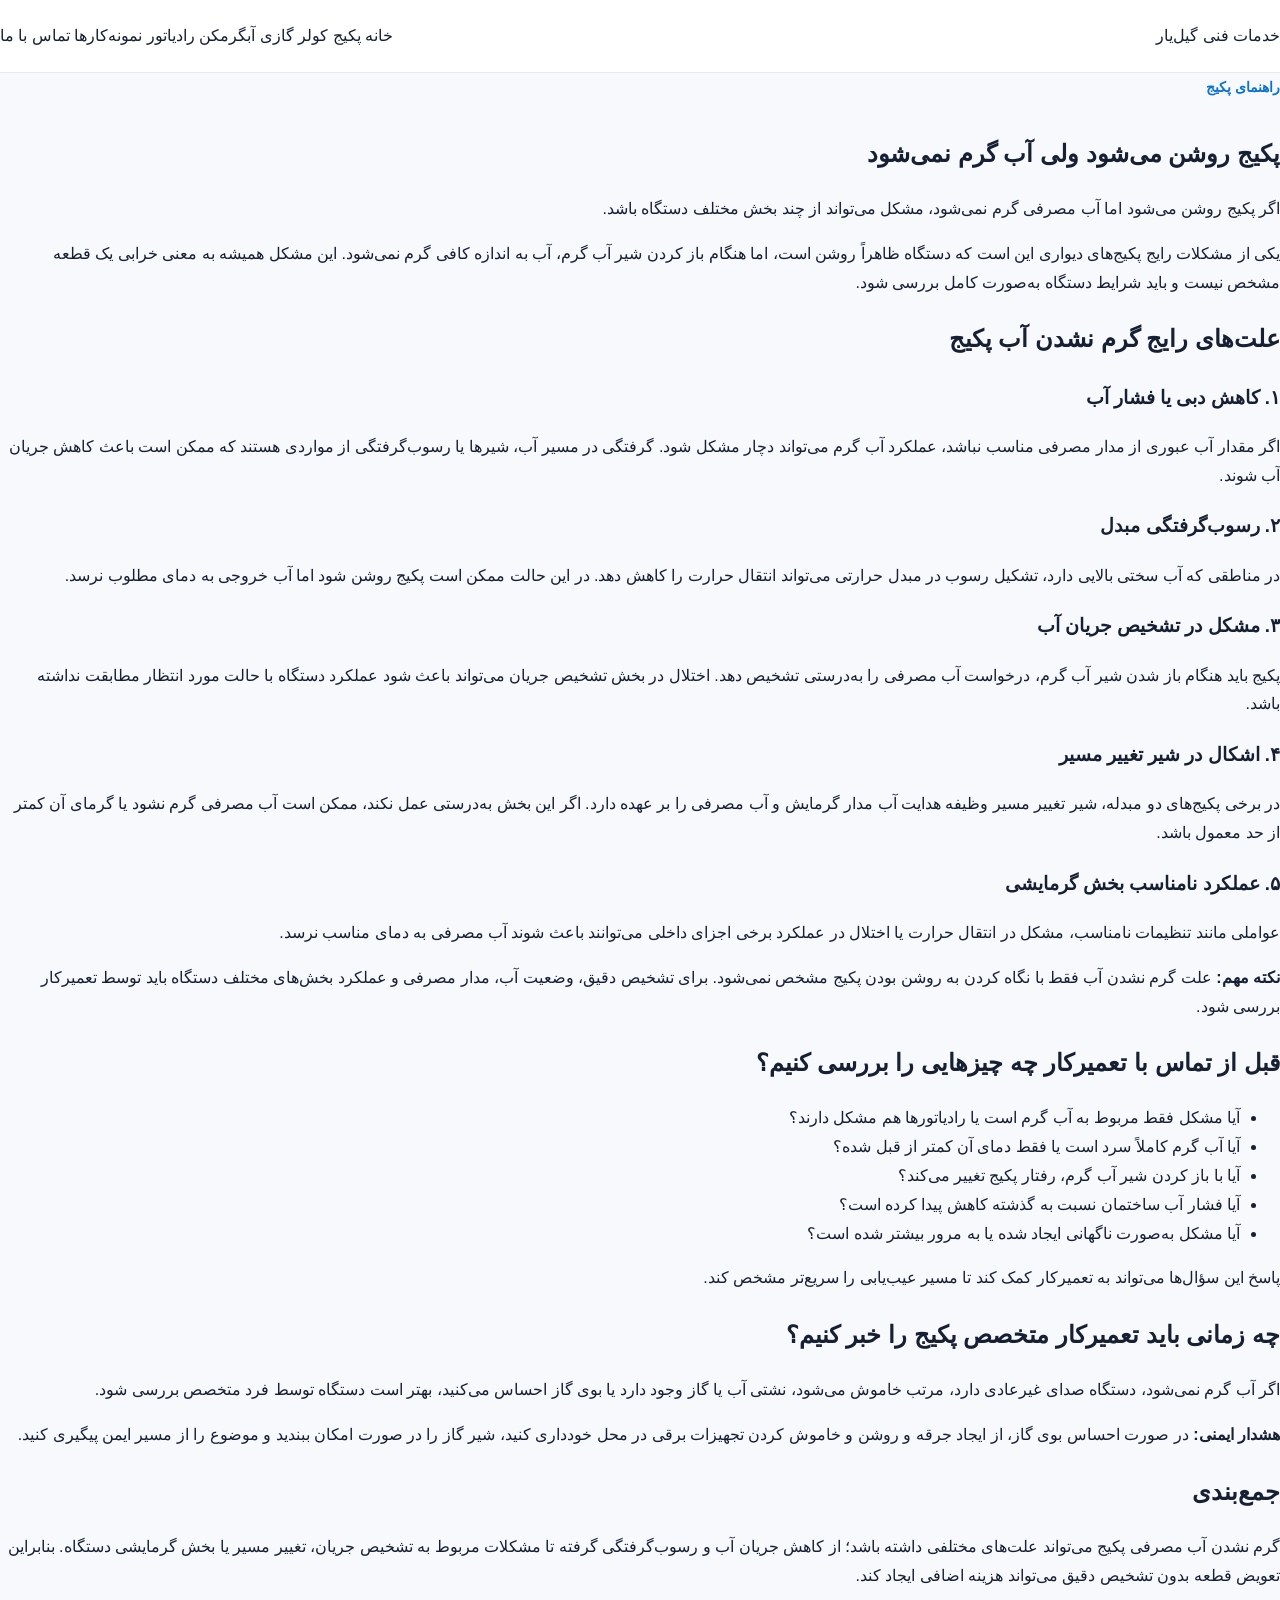
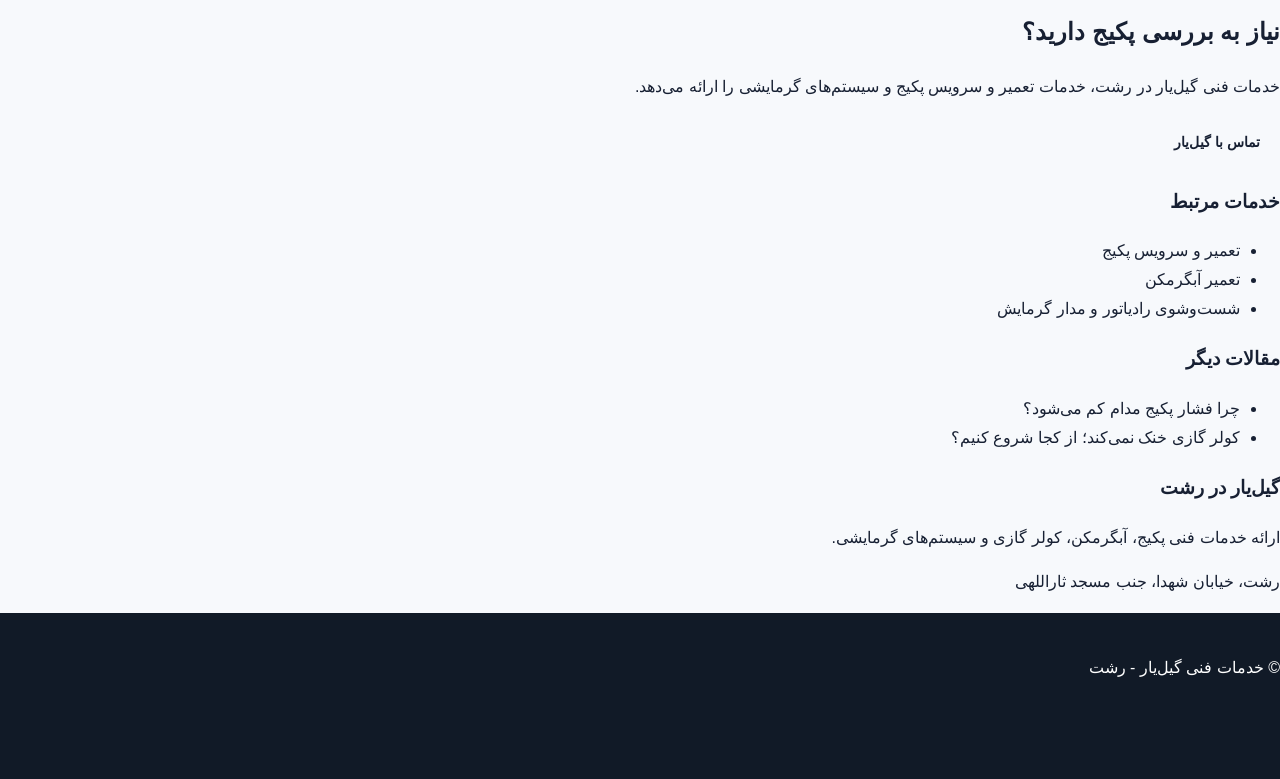
<file: articles/package-no-hot-water.html>
<!DOCTYPE html>
<html lang="fa" dir="rtl">
<head>
  <meta charset="UTF-8">
  <meta name="viewport" content="width=device-width, initial-scale=1.0">

  <title>پکیج روشن می‌شود ولی آب گرم نمی‌شود | خدمات فنی گیل‌یار</title>
  <meta name="description" content="دلایل گرم نشدن آب مصرفی با وجود روشن شدن پکیج چیست؟ بررسی علت‌های رایج و راهکارهای ایمن برای تشخیص مشکل پکیج توسط خدمات فنی گیل‌یار در رشت.">
  <meta name="robots" content="index, follow">
  <link rel="canonical" href="https://gilyar.onrender.com/articles/package-no-hot-water.html">

  <meta property="og:title" content="پکیج روشن می‌شود ولی آب گرم نمی‌شود">
  <meta property="og:description" content="دلایل رایج گرم نشدن آب مصرفی پکیج و زمان مناسب برای مراجعه به تعمیرکار متخصص.">
  <meta property="og:type" content="article">
  <meta property="og:url" content="https://gilyar.onrender.com/articles/package-no-hot-water.html">

  <link rel="stylesheet" href="../style.css">

  <script type="application/ld+json">
  {
    "@context": "https://schema.org",
    "@type": "Article",
    "headline": "پکیج روشن می‌شود ولی آب گرم نمی‌شود",
    "description": "بررسی علت‌های رایج گرم نشدن آب مصرفی پکیج با وجود روشن شدن دستگاه.",
    "author": {
      "@type": "Organization",
      "name": "خدمات فنی گیل‌یار"
    },
    "publisher": {
      "@type": "Organization",
      "name": "خدمات فنی گیل‌یار"
    },
    "mainEntityOfPage": {
      "@type": "WebPage",
      "@id": "https://gilyar.onrender.com/articles/package-no-hot-water.html"
    }
  }
  </script>
</head>

<body>

<header class="site-header">
  <div class="container header-inner">
    <a href="../index.html" class="logo">خدمات فنی گیل‌یار</a>

    <nav class="main-nav">
      <a href="../index.html">خانه</a>
      <a href="../services/package.html">پکیج</a>
      <a href="../services/ac.html">کولر گازی</a>
      <a href="../services/water-heater.html">آبگرمکن</a>
      <a href="../services/radiator.html">رادیاتور</a>
      <a href="../portfolio.html">نمونه‌کارها</a>
      <a href="../contact.html">تماس با ما</a>
    </nav>
  </div>
</header>

<main>

  <section class="page-hero">
    <div class="container">
      <span class="eyebrow">راهنمای پکیج</span>
      <h1>پکیج روشن می‌شود ولی آب گرم نمی‌شود</h1>
      <p>
        اگر پکیج روشن می‌شود اما آب مصرفی گرم نمی‌شود،
        مشکل می‌تواند از چند بخش مختلف دستگاه باشد.
      </p>
    </div>
  </section>

  <section class="content-section">
    <div class="container content-grid">

      <article class="main-content">

        <p>
          یکی از مشکلات رایج پکیج‌های دیواری این است که دستگاه ظاهراً روشن است،
          اما هنگام باز کردن شیر آب گرم، آب به اندازه کافی گرم نمی‌شود.
          این مشکل همیشه به معنی خرابی یک قطعه مشخص نیست و باید شرایط دستگاه
          به‌صورت کامل بررسی شود.
        </p>

        <h2>علت‌های رایج گرم نشدن آب پکیج</h2>

        <h3>۱. کاهش دبی یا فشار آب</h3>
        <p>
          اگر مقدار آب عبوری از مدار مصرفی مناسب نباشد، عملکرد آب گرم می‌تواند
          دچار مشکل شود. گرفتگی در مسیر آب، شیرها یا رسوب‌گرفتگی از مواردی هستند
          که ممکن است باعث کاهش جریان آب شوند.
        </p>

        <h3>۲. رسوب‌گرفتگی مبدل</h3>
        <p>
          در مناطقی که آب سختی بالایی دارد، تشکیل رسوب در مبدل حرارتی می‌تواند
          انتقال حرارت را کاهش دهد. در این حالت ممکن است پکیج روشن شود اما
          آب خروجی به دمای مطلوب نرسد.
        </p>

        <h3>۳. مشکل در تشخیص جریان آب</h3>
        <p>
          پکیج باید هنگام باز شدن شیر آب گرم، درخواست آب مصرفی را به‌درستی
          تشخیص دهد. اختلال در بخش تشخیص جریان می‌تواند باعث شود عملکرد دستگاه
          با حالت مورد انتظار مطابقت نداشته باشد.
        </p>

        <h3>۴. اشکال در شیر تغییر مسیر</h3>
        <p>
          در برخی پکیج‌های دو مبدله، شیر تغییر مسیر وظیفه هدایت آب مدار گرمایش
          و آب مصرفی را بر عهده دارد. اگر این بخش به‌درستی عمل نکند، ممکن است
          آب مصرفی گرم نشود یا گرمای آن کمتر از حد معمول باشد.
        </p>

        <h3>۵. عملکرد نامناسب بخش گرمایشی</h3>
        <p>
          عواملی مانند تنظیمات نامناسب، مشکل در انتقال حرارت یا اختلال در
          عملکرد برخی اجزای داخلی می‌توانند باعث شوند آب مصرفی به دمای مناسب
          نرسد.
        </p>

        <div class="notice">
          <strong>نکته مهم:</strong>
          علت گرم نشدن آب فقط با نگاه کردن به روشن بودن پکیج مشخص نمی‌شود.
          برای تشخیص دقیق، وضعیت آب، مدار مصرفی و عملکرد بخش‌های مختلف دستگاه
          باید توسط تعمیرکار بررسی شود.
        </div>

        <h2>قبل از تماس با تعمیرکار چه چیزهایی را بررسی کنیم؟</h2>

        <ul>
          <li>آیا مشکل فقط مربوط به آب گرم است یا رادیاتورها هم مشکل دارند؟</li>
          <li>آیا آب گرم کاملاً سرد است یا فقط دمای آن کمتر از قبل شده؟</li>
          <li>آیا با باز کردن شیر آب گرم، رفتار پکیج تغییر می‌کند؟</li>
          <li>آیا فشار آب ساختمان نسبت به گذشته کاهش پیدا کرده است؟</li>
          <li>آیا مشکل به‌صورت ناگهانی ایجاد شده یا به مرور بیشتر شده است؟</li>
        </ul>

        <p>
          پاسخ این سؤال‌ها می‌تواند به تعمیرکار کمک کند تا مسیر عیب‌یابی را
          سریع‌تر مشخص کند.
        </p>

        <h2>چه زمانی باید تعمیرکار متخصص پکیج را خبر کنیم؟</h2>

        <p>
          اگر آب گرم نمی‌شود، دستگاه صدای غیرعادی دارد، مرتب خاموش می‌شود،
          نشتی آب یا گاز وجود دارد یا بوی گاز احساس می‌کنید، بهتر است دستگاه
          توسط فرد متخصص بررسی شود.
        </p>

        <div class="notice">
          <strong>هشدار ایمنی:</strong>
          در صورت احساس بوی گاز، از ایجاد جرقه و روشن و خاموش کردن تجهیزات
          برقی در محل خودداری کنید، شیر گاز را در صورت امکان ببندید و
          موضوع را از مسیر ایمن پیگیری کنید.
        </div>

        <h2>جمع‌بندی</h2>

        <p>
          گرم نشدن آب مصرفی پکیج می‌تواند علت‌های مختلفی داشته باشد؛ از
          کاهش جریان آب و رسوب‌گرفتگی گرفته تا مشکلات مربوط به تشخیص جریان،
          تغییر مسیر یا بخش گرمایشی دستگاه. بنابراین تعویض قطعه بدون تشخیص
          دقیق می‌تواند هزینه اضافی ایجاد کند.
        </p>

        <div class="cta-box">
          <h2>نیاز به بررسی پکیج دارید؟</h2>
          <p>
            خدمات فنی گیل‌یار در رشت، خدمات تعمیر و سرویس پکیج و سیستم‌های
            گرمایشی را ارائه می‌دهد.
          </p>
          <a href="../contact.html" class="btn">تماس با گیل‌یار</a>
        </div>

      </article>

      <aside class="sidebar">

        <div class="side-card">
          <h3>خدمات مرتبط</h3>
          <ul>
            <li><a href="../services/package.html">تعمیر و سرویس پکیج</a></li>
            <li><a href="../services/water-heater.html">تعمیر آبگرمکن</a></li>
            <li><a href="../services/radiator.html">شست‌وشوی رادیاتور و مدار گرمایش</a></li>
          </ul>
        </div>

        <div class="side-card">
          <h3>مقالات دیگر</h3>
          <ul>
            <li>
              <a href="package-pressure-drops.html">
                چرا فشار پکیج مدام کم می‌شود؟
              </a>
            </li>
            <li>
              <a href="ac-not-cooling.html">
                کولر گازی خنک نمی‌کند؛ از کجا شروع کنیم؟
              </a>
            </li>
          </ul>
        </div>

        <div class="side-card">
          <h3>گیل‌یار در رشت</h3>
          <p>
            ارائه خدمات فنی پکیج، آبگرمکن، کولر گازی و سیستم‌های گرمایشی.
          </p>
          <p>
            رشت، خیابان شهدا، جنب مسجد ثاراللهی
          </p>
        </div>

      </aside>

    </div>
  </section>

</main>

<footer class="site-footer">
  <div class="container">
    <p>© خدمات فنی گیل‌یار - رشت</p>
  </div>
</footer>

</body>
</html>
</file>
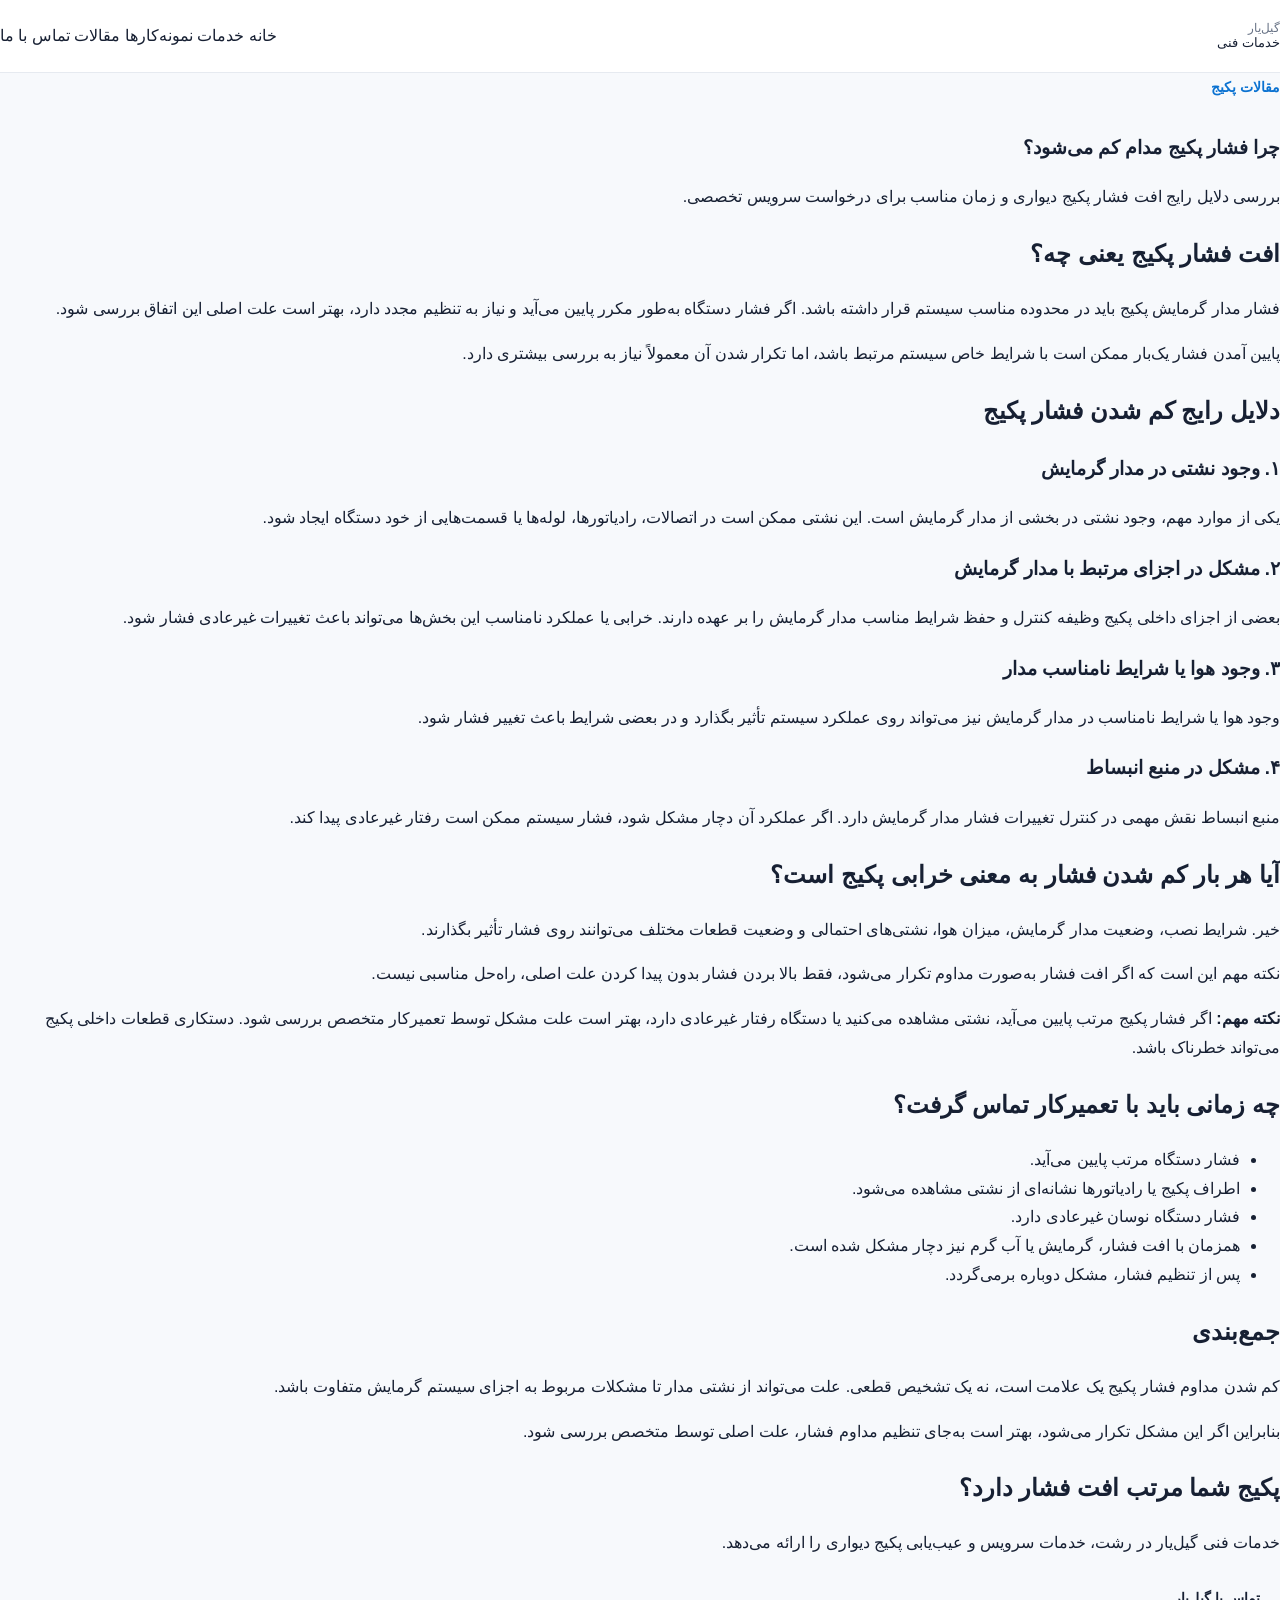
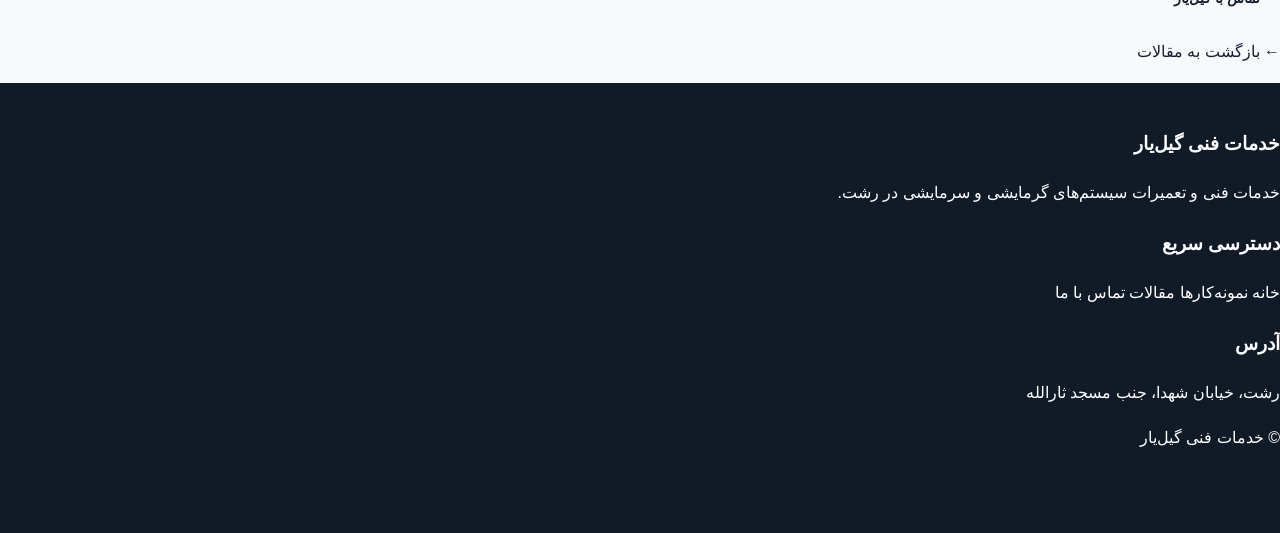
<file: articles/package-pressure-drops.html>
<!DOCTYPE html>
<html lang="fa" dir="rtl">
<head>
  <meta charset="UTF-8">
  <meta name="viewport" content="width=device-width, initial-scale=1.0">

  <title>چرا فشار پکیج مدام کم می‌شود؟ | گیل‌یار</title>

  <meta name="description" content="چرا فشار پکیج دیواری مدام کم می‌شود؟ بررسی دلایل رایج افت فشار پکیج و زمان مناسب برای درخواست سرویس تخصصی در رشت.">

  <meta name="robots" content="index, follow">

  <link rel="canonical" href="https://gilyar.onrender.com/articles/package-pressure-drops.html">

  <meta property="og:title" content="چرا فشار پکیج مدام کم می‌شود؟ | گیل‌یار">
  <meta property="og:description" content="دلایل رایج افت فشار پکیج دیواری و زمان مناسب برای بررسی تخصصی.">
  <meta property="og:type" content="article">
  <meta property="og:url" content="https://gilyar.onrender.com/articles/package-pressure-drops.html">

  <link rel="stylesheet" href="../style.css">

  <script type="application/ld+json">
  {
    "@context": "https://schema.org",
    "@type": "Article",
    "headline": "چرا فشار پکیج مدام کم می‌شود؟",
    "description": "بررسی دلایل رایج افت فشار پکیج دیواری و زمان مناسب برای درخواست سرویس تخصصی.",
    "author": {
      "@type": "Organization",
      "name": "خدمات فنی گیل‌یار"
    },
    "publisher": {
      "@type": "Organization",
      "name": "خدمات فنی گیل‌یار"
    },
    "mainEntityOfPage": {
      "@type": "WebPage",
      "@id": "https://gilyar.onrender.com/articles/package-pressure-drops.html"
    }
  }
  </script>
</head>

<body>

<header class="site-header">
  <div class="container header-inner">

    <a href="../index.html" class="logo">
      <span>گیل‌یار</span>
      <small>خدمات فنی</small>
    </a>

    <nav class="main-nav">
      <a href="../index.html">خانه</a>
      <a href="../index.html#services">خدمات</a>
      <a href="../portfolio.html">نمونه‌کارها</a>
      <a href="index.html">مقالات</a>
      <a href="../contact.html">تماس با ما</a>
    </nav>

  </div>
</header>


<main>

  <article>

    <section class="page-hero">

      <div class="container">

        <span class="eyebrow">مقالات پکیج</span>

        <h1>چرا فشار پکیج مدام کم می‌شود؟</h1>

        <p>
          بررسی دلایل رایج افت فشار پکیج دیواری و زمان مناسب
          برای درخواست سرویس تخصصی.
        </p>

      </div>

    </section>


    <section class="content-section">

      <div class="container">

        <div class="main-content">

          <h2>افت فشار پکیج یعنی چه؟</h2>

          <p>
            فشار مدار گرمایش پکیج باید در محدوده مناسب سیستم قرار داشته باشد.
            اگر فشار دستگاه به‌طور مکرر پایین می‌آید و نیاز به تنظیم مجدد دارد،
            بهتر است علت اصلی این اتفاق بررسی شود.
          </p>

          <p>
            پایین آمدن فشار یک‌بار ممکن است با شرایط خاص سیستم مرتبط باشد،
            اما تکرار شدن آن معمولاً نیاز به بررسی بیشتری دارد.
          </p>


          <h2>دلایل رایج کم شدن فشار پکیج</h2>

          <h3>۱. وجود نشتی در مدار گرمایش</h3>

          <p>
            یکی از موارد مهم، وجود نشتی در بخشی از مدار گرمایش است.
            این نشتی ممکن است در اتصالات، رادیاتورها، لوله‌ها یا قسمت‌هایی
            از خود دستگاه ایجاد شود.
          </p>


          <h3>۲. مشکل در اجزای مرتبط با مدار گرمایش</h3>

          <p>
            بعضی از اجزای داخلی پکیج وظیفه کنترل و حفظ شرایط مناسب مدار
            گرمایش را بر عهده دارند. خرابی یا عملکرد نامناسب این بخش‌ها
            می‌تواند باعث تغییرات غیرعادی فشار شود.
          </p>


          <h3>۳. وجود هوا یا شرایط نامناسب مدار</h3>

          <p>
            وجود هوا یا شرایط نامناسب در مدار گرمایش نیز می‌تواند روی
            عملکرد سیستم تأثیر بگذارد و در بعضی شرایط باعث تغییر فشار شود.
          </p>


          <h3>۴. مشکل در منبع انبساط</h3>

          <p>
            منبع انبساط نقش مهمی در کنترل تغییرات فشار مدار گرمایش دارد.
            اگر عملکرد آن دچار مشکل شود، فشار سیستم ممکن است رفتار غیرعادی
            پیدا کند.
          </p>


          <h2>آیا هر بار کم شدن فشار به معنی خرابی پکیج است؟</h2>

          <p>
            خیر. شرایط نصب، وضعیت مدار گرمایش، میزان هوا، نشتی‌های احتمالی
            و وضعیت قطعات مختلف می‌توانند روی فشار تأثیر بگذارند.
          </p>

          <p>
            نکته مهم این است که اگر افت فشار به‌صورت مداوم تکرار می‌شود،
            فقط بالا بردن فشار بدون پیدا کردن علت اصلی، راه‌حل مناسبی نیست.
          </p>


          <div class="notice">

            <strong>نکته مهم:</strong>

            اگر فشار پکیج مرتب پایین می‌آید، نشتی مشاهده می‌کنید یا دستگاه
            رفتار غیرعادی دارد، بهتر است علت مشکل توسط تعمیرکار متخصص بررسی شود.
            دستکاری قطعات داخلی پکیج می‌تواند خطرناک باشد.

          </div>


          <h2>چه زمانی باید با تعمیرکار تماس گرفت؟</h2>

          <ul>

            <li>
              فشار دستگاه مرتب پایین می‌آید.
            </li>

            <li>
              اطراف پکیج یا رادیاتورها نشانه‌ای از نشتی مشاهده می‌شود.
            </li>

            <li>
              فشار دستگاه نوسان غیرعادی دارد.
            </li>

            <li>
              همزمان با افت فشار، گرمایش یا آب گرم نیز دچار مشکل شده است.
            </li>

            <li>
              پس از تنظیم فشار، مشکل دوباره برمی‌گردد.
            </li>

          </ul>


          <h2>جمع‌بندی</h2>

          <p>
            کم شدن مداوم فشار پکیج یک علامت است، نه یک تشخیص قطعی.
            علت می‌تواند از نشتی مدار تا مشکلات مربوط به اجزای سیستم گرمایش
            متفاوت باشد.
          </p>

          <p>
            بنابراین اگر این مشکل تکرار می‌شود، بهتر است به‌جای تنظیم مداوم
            فشار، علت اصلی توسط متخصص بررسی شود.
          </p>


          <div class="cta-box">

            <h2>پکیج شما مرتب افت فشار دارد؟</h2>

            <p>
              خدمات فنی گیل‌یار در رشت، خدمات سرویس و عیب‌یابی
              پکیج دیواری را ارائه می‌دهد.
            </p>

            <a href="../contact.html" class="btn">
              تماس با گیل‌یار
            </a>

          </div>


          <p>
            <a href="index.html">
              ← بازگشت به مقالات
            </a>
          </p>

        </div>

      </div>

    </section>

  </article>

</main>


<footer class="site-footer">

  <div class="container">

    <div class="footer-grid">

      <div>

        <h3>خدمات فنی گیل‌یار</h3>

        <p>
          خدمات فنی و تعمیرات سیستم‌های گرمایشی و سرمایشی در رشت.
        </p>

      </div>


      <div>

        <h3>دسترسی سریع</h3>

        <a href="../index.html">خانه</a>
        <a href="../portfolio.html">نمونه‌کارها</a>
        <a href="index.html">مقالات</a>
        <a href="../contact.html">تماس با ما</a>

      </div>


      <div>

        <h3>آدرس</h3>

        <p>
          رشت، خیابان شهدا، جنب مسجد ثارالله
        </p>

      </div>

    </div>


    <div class="footer-bottom">
      © خدمات فنی گیل‌یار
    </div>

  </div>

</footer>

</body>
</html>
</file>
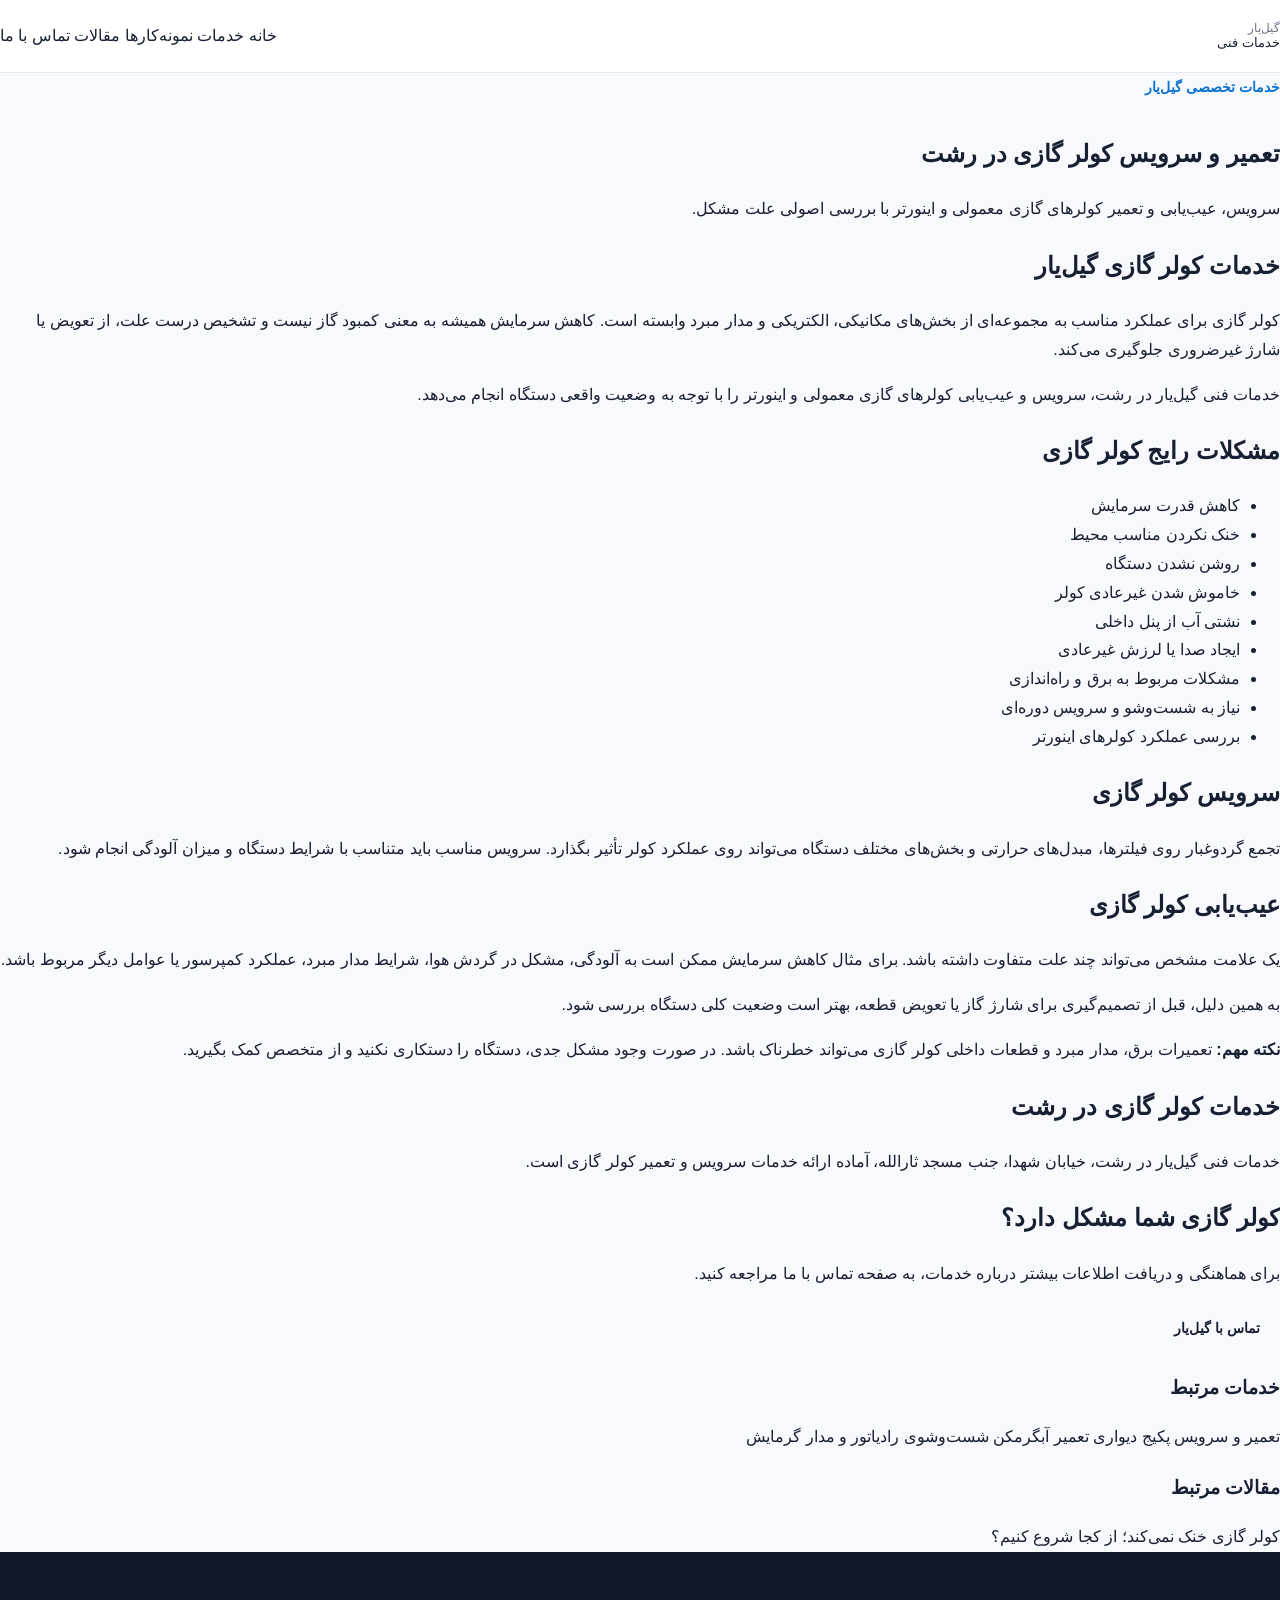
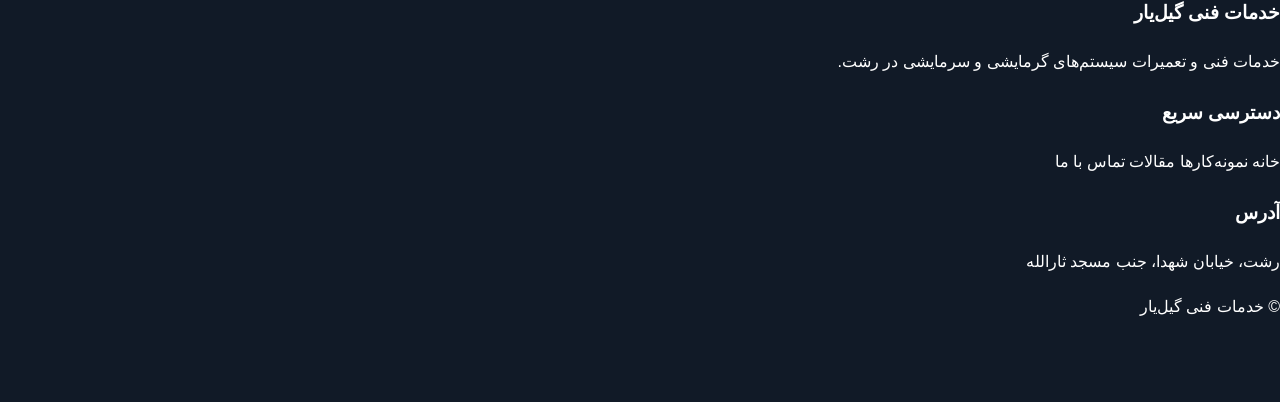
<file: services/ac.html>
<!DOCTYPE html>
<html lang="fa" dir="rtl">
<head>
  <meta charset="UTF-8">
  <meta name="viewport" content="width=device-width, initial-scale=1.0">

  <title>تعمیر و سرویس کولر گازی در رشت | خدمات فنی گیل‌یار</title>

  <meta name="description" content="تعمیر، سرویس و عیب‌یابی کولر گازی در رشت توسط خدمات فنی گیل‌یار. بررسی مشکلات سرمایش، نشتی، برق و عملکرد کولر گازی.">
  <meta name="robots" content="index, follow">
  <link rel="canonical" href="https://gilyar.onrender.com/services/ac.html">

  <meta property="og:title" content="تعمیر و سرویس کولر گازی در رشت | گیل‌یار">
  <meta property="og:description" content="خدمات تعمیر، سرویس و عیب‌یابی کولر گازی در رشت توسط خدمات فنی گیل‌یار.">
  <meta property="og:type" content="website">
  <meta property="og:url" content="https://gilyar.onrender.com/services/ac.html">

  <link rel="stylesheet" href="../style.css">

  <script type="application/ld+json">
  {
    "@context": "https://schema.org",
    "@type": "Service",
    "name": "تعمیر و سرویس کولر گازی",
    "description": "تعمیر، سرویس و عیب‌یابی کولر گازی در رشت",
    "provider": {
      "@type": "LocalBusiness",
      "name": "خدمات فنی گیل‌یار",
      "address": {
        "@type": "PostalAddress",
        "addressLocality": "رشت",
        "addressCountry": "IR"
      }
    },
    "areaServed": {
      "@type": "City",
      "name": "رشت"
    },
    "url": "https://gilyar.onrender.com/services/ac.html"
  }
  </script>
</head>

<body>

<header class="site-header">
  <div class="container header-inner">

    <a href="../index.html" class="logo">
      <span>گیل‌یار</span>
      <small>خدمات فنی</small>
    </a>

    <nav class="main-nav">
      <a href="../index.html">خانه</a>
      <a href="../index.html#services">خدمات</a>
      <a href="../portfolio.html">نمونه‌کارها</a>
      <a href="../articles/index.html">مقالات</a>
      <a href="../contact.html">تماس با ما</a>
    </nav>

  </div>
</header>

<main>

  <section class="page-hero">
    <div class="container">

      <span class="eyebrow">خدمات تخصصی گیل‌یار</span>

      <h1>تعمیر و سرویس کولر گازی در رشت</h1>

      <p>
        سرویس، عیب‌یابی و تعمیر کولرهای گازی معمولی و اینورتر
        با بررسی اصولی علت مشکل.
      </p>

    </div>
  </section>


  <section class="content-section">
    <div class="container">

      <div class="content-grid">

        <article class="main-content">

          <h2>خدمات کولر گازی گیل‌یار</h2>

          <p>
            کولر گازی برای عملکرد مناسب به مجموعه‌ای از بخش‌های مکانیکی،
            الکتریکی و مدار مبرد وابسته است. کاهش سرمایش همیشه به معنی
            کمبود گاز نیست و تشخیص درست علت، از تعویض یا شارژ غیرضروری
            جلوگیری می‌کند.
          </p>

          <p>
            خدمات فنی گیل‌یار در رشت، سرویس و عیب‌یابی کولرهای گازی
            معمولی و اینورتر را با توجه به وضعیت واقعی دستگاه انجام می‌دهد.
          </p>


          <h2>مشکلات رایج کولر گازی</h2>

          <ul>
            <li>کاهش قدرت سرمایش</li>
            <li>خنک نکردن مناسب محیط</li>
            <li>روشن نشدن دستگاه</li>
            <li>خاموش شدن غیرعادی کولر</li>
            <li>نشتی آب از پنل داخلی</li>
            <li>ایجاد صدا یا لرزش غیرعادی</li>
            <li>مشکلات مربوط به برق و راه‌اندازی</li>
            <li>نیاز به شست‌وشو و سرویس دوره‌ای</li>
            <li>بررسی عملکرد کولرهای اینورتر</li>
          </ul>


          <h2>سرویس کولر گازی</h2>

          <p>
            تجمع گردوغبار روی فیلترها، مبدل‌های حرارتی و بخش‌های مختلف
            دستگاه می‌تواند روی عملکرد کولر تأثیر بگذارد. سرویس مناسب
            باید متناسب با شرایط دستگاه و میزان آلودگی انجام شود.
          </p>


          <h2>عیب‌یابی کولر گازی</h2>

          <p>
            یک علامت مشخص می‌تواند چند علت متفاوت داشته باشد. برای مثال
            کاهش سرمایش ممکن است به آلودگی، مشکل در گردش هوا، شرایط مدار
            مبرد، عملکرد کمپرسور یا عوامل دیگر مربوط باشد.
          </p>

          <p>
            به همین دلیل، قبل از تصمیم‌گیری برای شارژ گاز یا تعویض قطعه،
            بهتر است وضعیت کلی دستگاه بررسی شود.
          </p>


          <div class="notice">
            <strong>نکته مهم:</strong>
            تعمیرات برق، مدار مبرد و قطعات داخلی کولر گازی می‌تواند خطرناک باشد.
            در صورت وجود مشکل جدی، دستگاه را دستکاری نکنید و از متخصص کمک بگیرید.
          </div>


          <h2>خدمات کولر گازی در رشت</h2>

          <p>
            خدمات فنی گیل‌یار در رشت، خیابان شهدا، جنب مسجد ثارالله،
            آماده ارائه خدمات سرویس و تعمیر کولر گازی است.
          </p>


          <div class="cta-box">

            <h2>کولر گازی شما مشکل دارد؟</h2>

            <p>
              برای هماهنگی و دریافت اطلاعات بیشتر درباره خدمات،
              به صفحه تماس با ما مراجعه کنید.
            </p>

            <a href="../contact.html" class="btn">
              تماس با گیل‌یار
            </a>

          </div>

        </article>


        <aside class="sidebar">

          <div class="side-card">

            <h3>خدمات مرتبط</h3>

            <a href="package.html">تعمیر و سرویس پکیج دیواری</a>

            <a href="water-heater.html">تعمیر آبگرمکن</a>

            <a href="radiator.html">شست‌وشوی رادیاتور و مدار گرمایش</a>

          </div>


          <div class="side-card">

            <h3>مقالات مرتبط</h3>

            <a href="../articles/ac-not-cooling.html">
              کولر گازی خنک نمی‌کند؛ از کجا شروع کنیم؟
            </a>

          </div>

        </aside>

      </div>

    </div>
  </section>

</main>


<footer class="site-footer">

  <div class="container">

    <div class="footer-grid">

      <div>
        <h3>خدمات فنی گیل‌یار</h3>
        <p>
          خدمات فنی و تعمیرات سیستم‌های گرمایشی و سرمایشی در رشت.
        </p>
      </div>

      <div>
        <h3>دسترسی سریع</h3>
        <a href="../index.html">خانه</a>
        <a href="../portfolio.html">نمونه‌کارها</a>
        <a href="../articles/index.html">مقالات</a>
        <a href="../contact.html">تماس با ما</a>
      </div>

      <div>
        <h3>آدرس</h3>
        <p>
          رشت، خیابان شهدا، جنب مسجد ثارالله
        </p>
      </div>

    </div>

    <div class="footer-bottom">
      © خدمات فنی گیل‌یار
    </div>

  </div>

</footer>

</body>
</html>
</file>
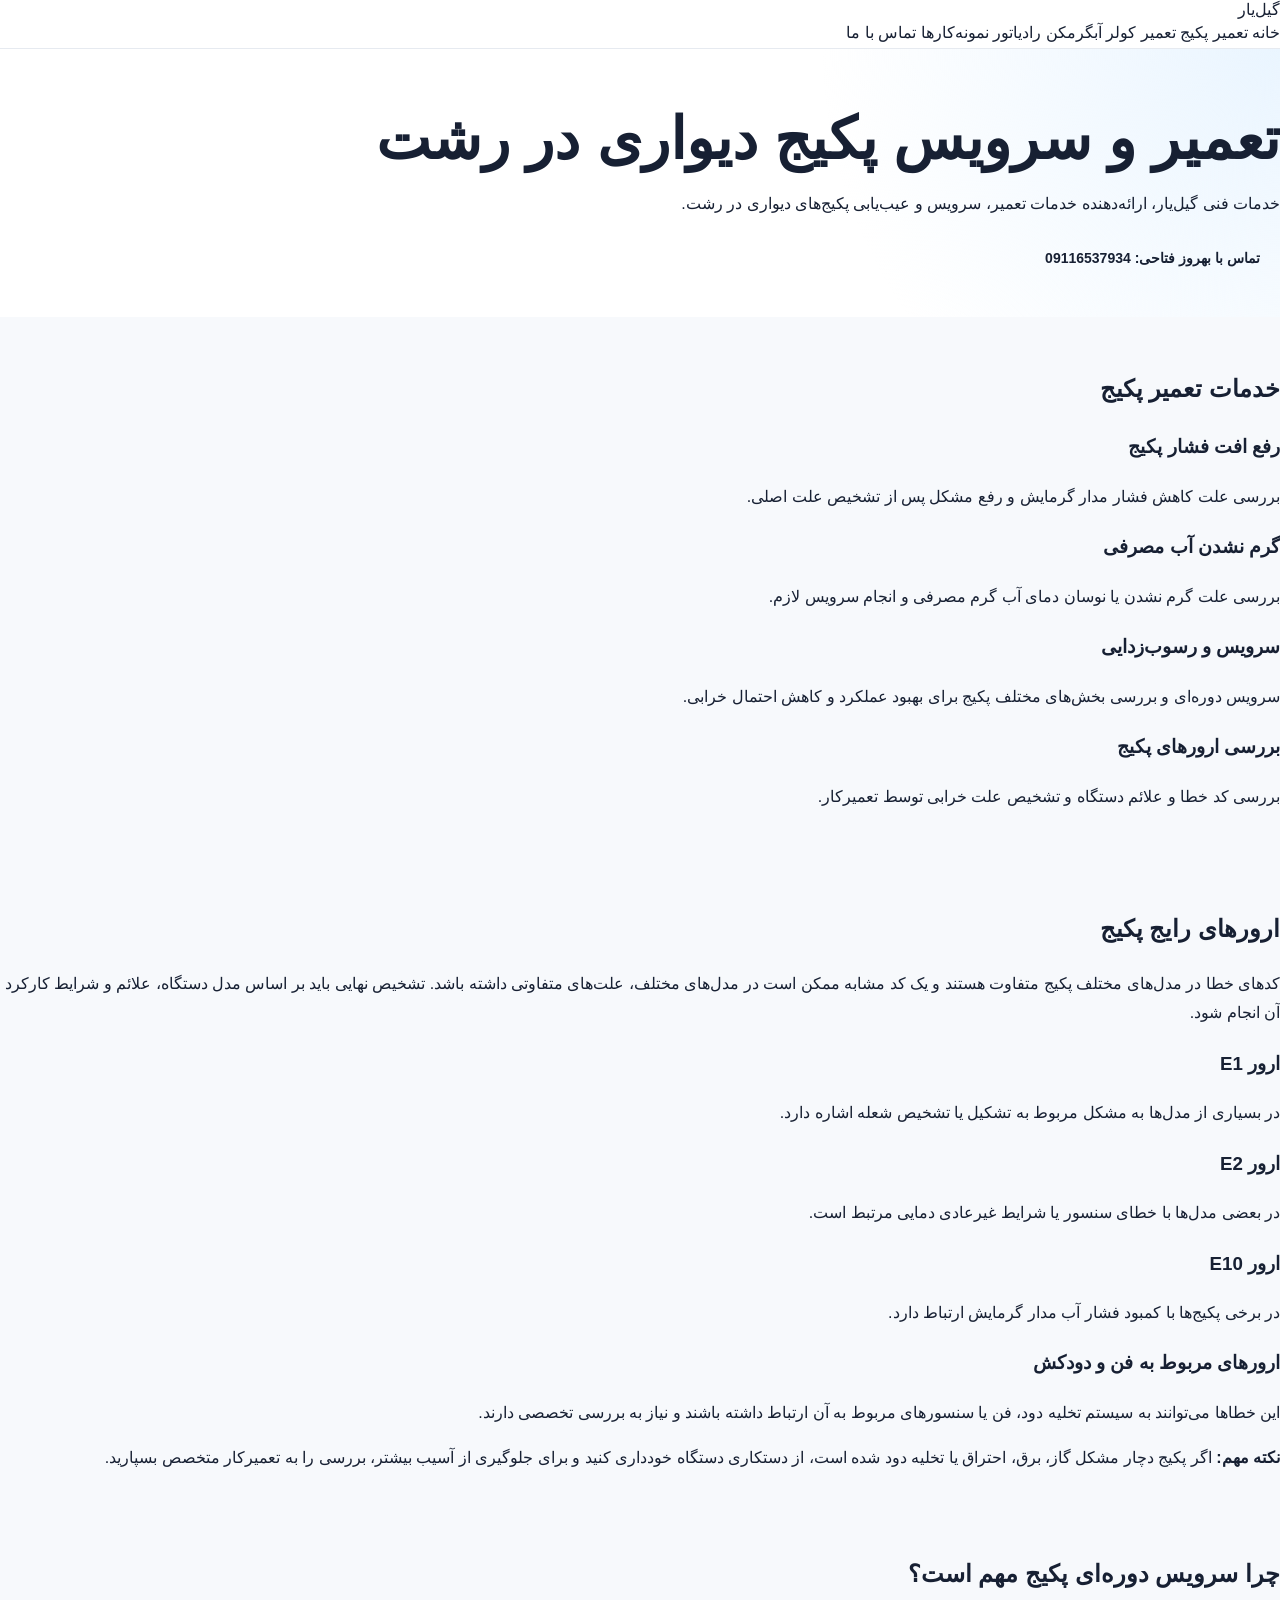
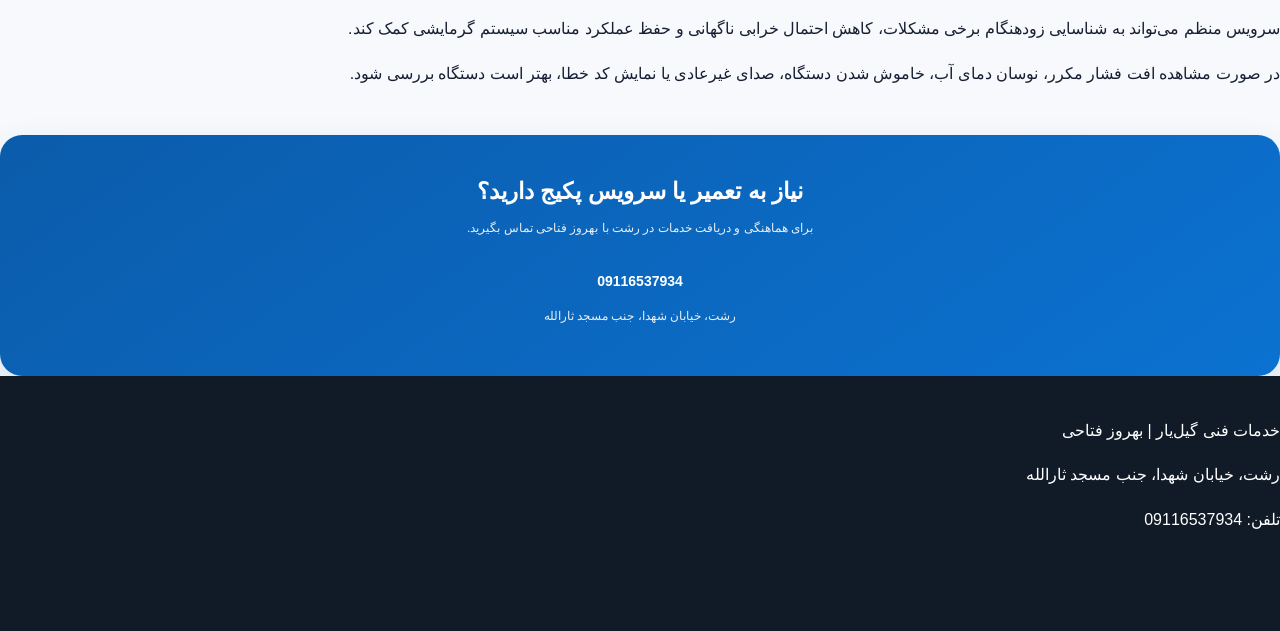
<file: services/package.html>
<!DOCTYPE html>
<html lang="fa" dir="rtl">
<head>
  <meta charset="UTF-8">
  <meta name="viewport" content="width=device-width, initial-scale=1.0">

  <title>تعمیر پکیج در رشت | خدمات فنی گیل‌یار</title>
  <meta name="description" content="تعمیر و سرویس پکیج دیواری در رشت توسط خدمات فنی گیل‌یار. بررسی افت فشار، گرم نشدن آب، ارورهای رایج و سرویس تخصصی پکیج.">
  <link rel="canonical" href="https://gilyarservice.ir/services/package.html">
  <link rel="stylesheet" href="../style.css">

  <script type="application/ld+json">
  {
    "@context": "https://schema.org",
    "@type": "LocalBusiness",
    "name": "خدمات فنی گیل‌یار",
    "url": "https://gilyarservice.ir",
    "telephone": "+989116537934",
    "address": {
      "@type": "PostalAddress",
      "addressLocality": "رشت",
      "streetAddress": "خیابان شهدا، جنب مسجد ثارالله"
    },
    "areaServed": "رشت",
    "description": "تعمیر و سرویس پکیج دیواری و سیستم‌های گرمایشی"
  }
  </script>
</head>

<body>

<header class="site-header">
  <div class="container">
    <a href="../index.html" class="logo">گیل‌یار</a>

    <nav>
      <a href="../index.html">خانه</a>
      <a href="package.html" aria-current="page">تعمیر پکیج</a>
      <a href="ac.html">تعمیر کولر</a>
      <a href="water-heater.html">آبگرمکن</a>
      <a href="radiator.html">رادیاتور</a>
      <a href="../portfolio.html">نمونه‌کارها</a>
      <a href="../contact.html">تماس با ما</a>
    </nav>
  </div>
</header>

<main>

  <section class="hero">
    <div class="container">
      <h1>تعمیر و سرویس پکیج دیواری در رشت</h1>

      <p>
        خدمات فنی گیل‌یار، ارائه‌دهنده خدمات تعمیر، سرویس و عیب‌یابی
        پکیج‌های دیواری در رشت.
      </p>

      <a class="btn" href="tel:09116537934">
        تماس با بهروز فتاحی: 09116537934
      </a>
    </div>
  </section>

  <section class="container section">
    <h2>خدمات تعمیر پکیج</h2>

    <div class="cards">

      <article class="card">
        <h3>رفع افت فشار پکیج</h3>
        <p>
          بررسی علت کاهش فشار مدار گرمایش و رفع مشکل پس از تشخیص علت اصلی.
        </p>
      </article>

      <article class="card">
        <h3>گرم نشدن آب مصرفی</h3>
        <p>
          بررسی علت گرم نشدن یا نوسان دمای آب گرم مصرفی و انجام سرویس لازم.
        </p>
      </article>

      <article class="card">
        <h3>سرویس و رسوب‌زدایی</h3>
        <p>
          سرویس دوره‌ای و بررسی بخش‌های مختلف پکیج برای بهبود عملکرد و کاهش
          احتمال خرابی.
        </p>
      </article>

      <article class="card">
        <h3>بررسی ارورهای پکیج</h3>
        <p>
          بررسی کد خطا و علائم دستگاه و تشخیص علت خرابی توسط تعمیرکار.
        </p>
      </article>

    </div>
  </section>

  <section class="container section">
    <h2>ارورهای رایج پکیج</h2>

    <p>
      کدهای خطا در مدل‌های مختلف پکیج متفاوت هستند و یک کد مشابه ممکن است
      در مدل‌های مختلف، علت‌های متفاوتی داشته باشد. تشخیص نهایی باید بر اساس
      مدل دستگاه، علائم و شرایط کارکرد آن انجام شود.
    </p>

    <div class="cards">

      <article class="card">
        <h3>ارور E1</h3>
        <p>
          در بسیاری از مدل‌ها به مشکل مربوط به تشکیل یا تشخیص شعله اشاره دارد.
        </p>
      </article>

      <article class="card">
        <h3>ارور E2</h3>
        <p>
          در بعضی مدل‌ها با خطای سنسور یا شرایط غیرعادی دمایی مرتبط است.
        </p>
      </article>

      <article class="card">
        <h3>ارور E10</h3>
        <p>
          در برخی پکیج‌ها با کمبود فشار آب مدار گرمایش ارتباط دارد.
        </p>
      </article>

      <article class="card">
        <h3>ارورهای مربوط به فن و دودکش</h3>
        <p>
          این خطاها می‌توانند به سیستم تخلیه دود، فن یا سنسورهای مربوط به آن
          ارتباط داشته باشند و نیاز به بررسی تخصصی دارند.
        </p>
      </article>

    </div>

    <div class="notice">
      <strong>نکته مهم:</strong>
      اگر پکیج دچار مشکل گاز، برق، احتراق یا تخلیه دود شده است، از دستکاری
      دستگاه خودداری کنید و برای جلوگیری از آسیب بیشتر، بررسی را به تعمیرکار
      متخصص بسپارید.
    </div>
  </section>

  <section class="container section">
    <h2>چرا سرویس دوره‌ای پکیج مهم است؟</h2>

    <p>
      سرویس منظم می‌تواند به شناسایی زودهنگام برخی مشکلات، کاهش احتمال خرابی
      ناگهانی و حفظ عملکرد مناسب سیستم گرمایشی کمک کند.
    </p>

    <p>
      در صورت مشاهده افت فشار مکرر، نوسان دمای آب، خاموش شدن دستگاه،
      صدای غیرعادی یا نمایش کد خطا، بهتر است دستگاه بررسی شود.
    </p>
  </section>

  <section class="cta">
    <div class="container">
      <h2>نیاز به تعمیر یا سرویس پکیج دارید؟</h2>

      <p>
        برای هماهنگی و دریافت خدمات در رشت با بهروز فتاحی تماس بگیرید.
      </p>

      <a class="btn" href="tel:09116537934">
        09116537934
      </a>

      <p>
        رشت، خیابان شهدا، جنب مسجد ثارالله
      </p>
    </div>
  </section>

</main>

<footer class="site-footer">
  <div class="container">
    <p>
      خدمات فنی گیل‌یار | بهروز فتاحی
    </p>

    <p>
      رشت، خیابان شهدا، جنب مسجد ثارالله
    </p>

    <p>
      تلفن:
      <a href="tel:09116537934">09116537934</a>
    </p>
  </div>
</footer>

</body>
</html>
</file>
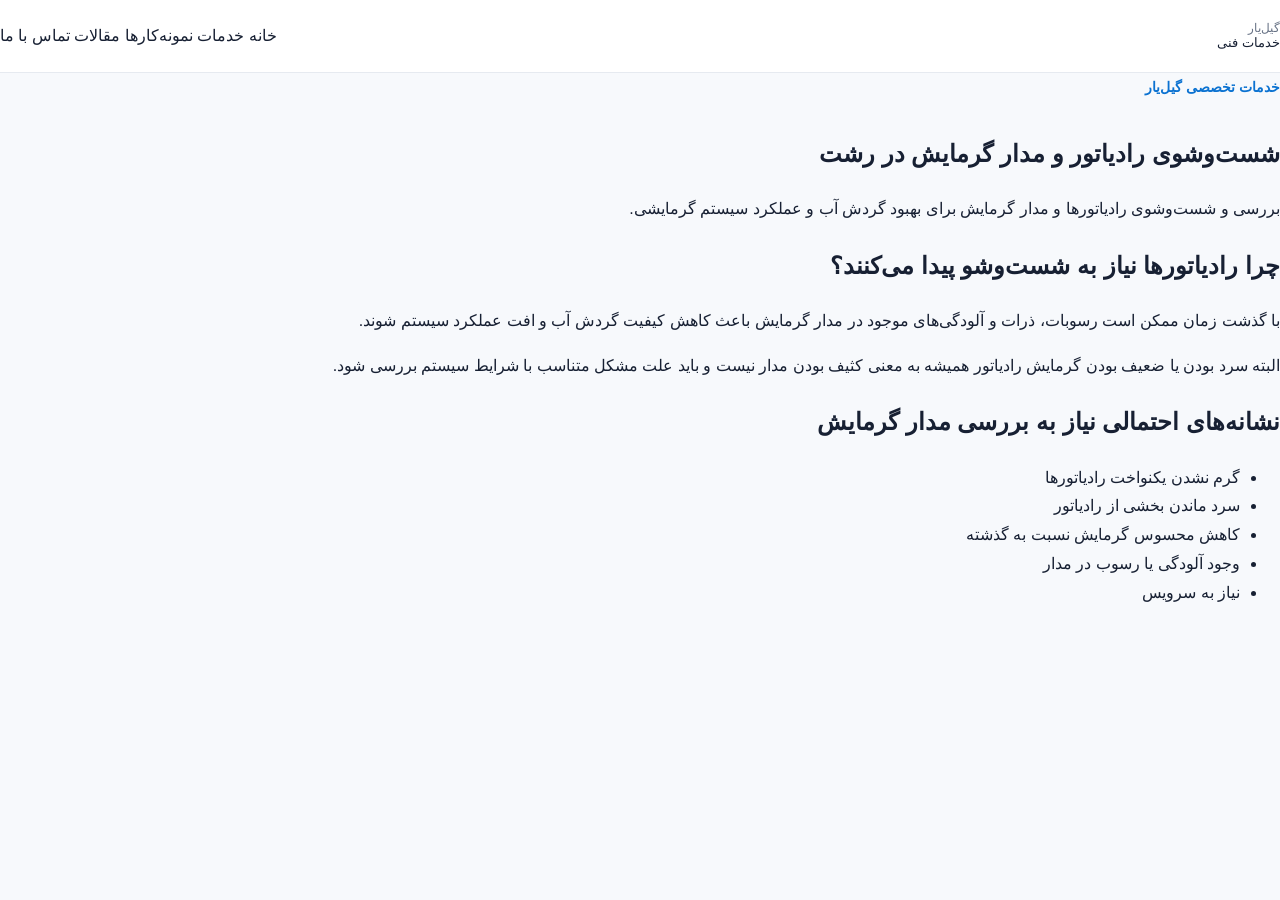
<file: services/radiator.html>
<!DOCTYPE html>
<html lang="fa" dir="rtl">
<head>
  <meta charset="UTF-8">
  <meta name="viewport" content="width=device-width, initial-scale=1.0">

  <title>شست‌وشوی رادیاتور و مدار گرمایش در رشت | گیل‌یار</title>

  <meta name="description" content="شست‌وشوی رادیاتور و مدار گرمایش در رشت توسط خدمات فنی گیل‌یار؛ بررسی افت گرمایش، سرد ماندن رادیاتورها و مشکلات گردش آب مدار گرمایش.">
  <meta name="robots" content="index, follow">
  <link rel="canonical" href="https://gilyar.onrender.com/services/radiator.html">

  <meta property="og:title" content="شست‌وشوی رادیاتور و مدار گرمایش در رشت | گیل‌یار">
  <meta property="og:description" content="خدمات شست‌وشوی رادیاتور و مدار گرمایش در رشت توسط خدمات فنی گیل‌یار.">
  <meta property="og:type" content="website">
  <meta property="og:url" content="https://gilyar.onrender.com/services/radiator.html">

  <link rel="stylesheet" href="../style.css">

  <script type="application/ld+json">
  {
    "@context": "https://schema.org",
    "@type": "Service",
    "name": "شست‌وشوی رادیاتور و مدار گرمایش",
    "description": "شست‌وشوی رادیاتورها و مدار گرمایش در رشت",
    "provider": {
      "@type": "LocalBusiness",
      "name": "خدمات فنی گیل‌یار",
      "address": {
        "@type": "PostalAddress",
        "addressLocality": "رشت",
        "addressCountry": "IR"
      }
    },
    "areaServed": {
      "@type": "City",
      "name": "رشت"
    },
    "url": "https://gilyar.onrender.com/services/radiator.html"
  }
  </script>
</head>

<body>

<header class="site-header">
  <div class="container header-inner">

    <a href="../index.html" class="logo">
      <span>گیل‌یار</span>
      <small>خدمات فنی</small>
    </a>

    <nav class="main-nav">
      <a href="../index.html">خانه</a>
      <a href="../index.html#services">خدمات</a>
      <a href="../portfolio.html">نمونه‌کارها</a>
      <a href="../articles/index.html">مقالات</a>
      <a href="../contact.html">تماس با ما</a>
    </nav>

  </div>
</header>

<main>

  <section class="page-hero">
    <div class="container">

      <span class="eyebrow">خدمات تخصصی گیل‌یار</span>

      <h1>شست‌وشوی رادیاتور و مدار گرمایش در رشت</h1>

      <p>
        بررسی و شست‌وشوی رادیاتورها و مدار گرمایش برای بهبود گردش آب
        و عملکرد سیستم گرمایشی.
      </p>

    </div>
  </section>


  <section class="content-section">
    <div class="container">

      <div class="content-grid">

        <article class="main-content">

          <h2>چرا رادیاتورها نیاز به شست‌وشو پیدا می‌کنند؟</h2>

          <p>
            با گذشت زمان ممکن است رسوبات، ذرات و آلودگی‌های موجود در مدار
            گرمایش باعث کاهش کیفیت گردش آب و افت عملکرد سیستم شوند.
          </p>

          <p>
            البته سرد بودن یا ضعیف بودن گرمایش رادیاتور همیشه به معنی
            کثیف بودن مدار نیست و باید علت مشکل متناسب با شرایط سیستم
            بررسی شود.
          </p>


          <h2>نشانه‌های احتمالی نیاز به بررسی مدار گرمایش</h2>

          <ul>
            <li>گرم نشدن یکنواخت رادیاتورها</li>
            <li>سرد ماندن بخشی از رادیاتور</li>
            <li>کاهش محسوس گرمایش نسبت به گذشته</li>
            <li>وجود آلودگی یا رسوب در مدار</li>
            <li>نیاز به سرویس
</file>
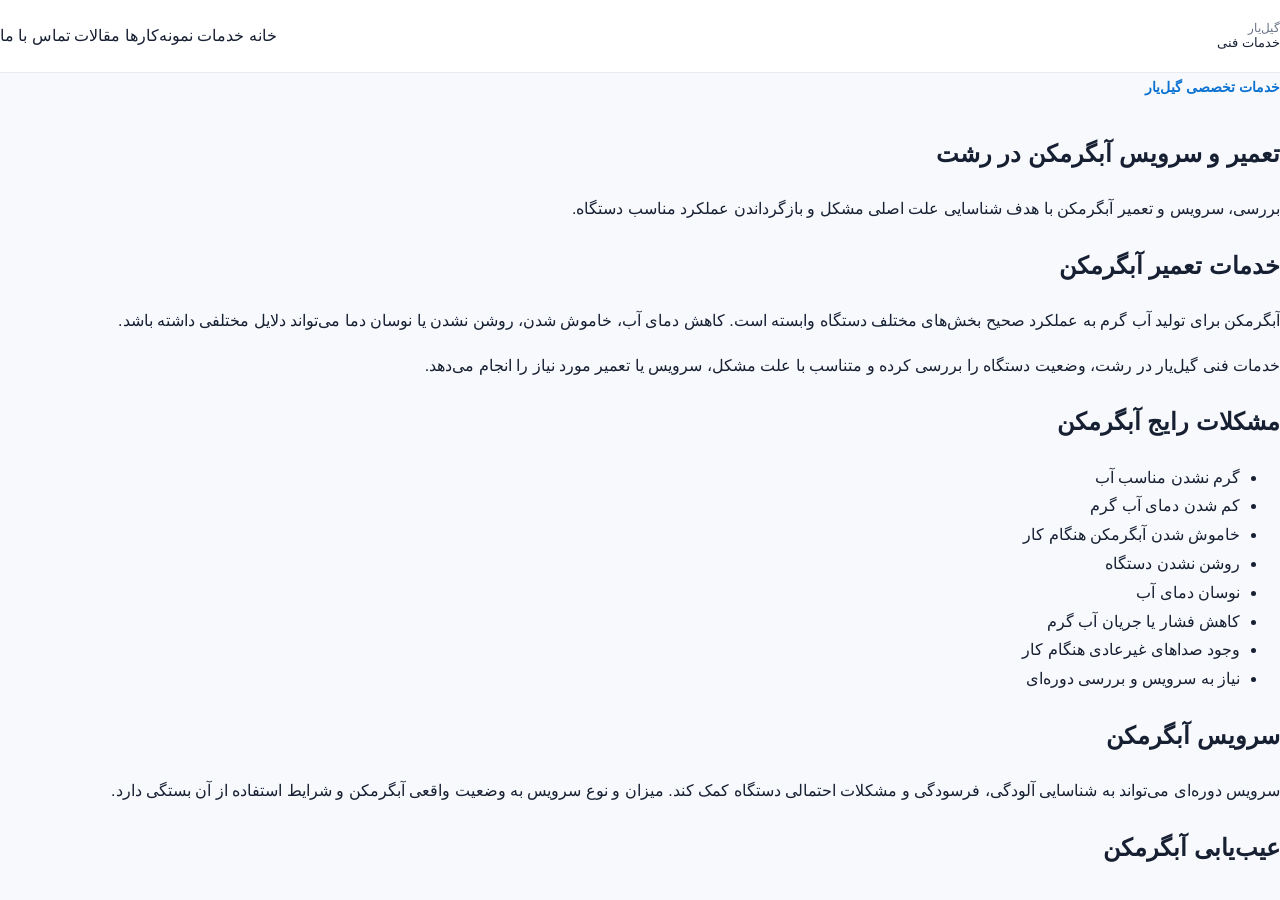
<file: services/water-heater.html>
<!DOCTYPE html>
<html lang="fa" dir="rtl">
<head>
  <meta charset="UTF-8">
  <meta name="viewport" content="width=device-width, initial-scale=1.0">

  <title>تعمیر و سرویس آبگرمکن در رشت | خدمات فنی گیل‌یار</title>

  <meta name="description" content="تعمیر و سرویس آبگرمکن در رشت توسط خدمات فنی گیل‌یار. بررسی مشکلات آب گرم، روشن شدن، خاموش شدن و عملکرد آبگرمکن.">
  <meta name="robots" content="index, follow">
  <link rel="canonical" href="https://gilyar.onrender.com/services/water-heater.html">

  <meta property="og:title" content="تعمیر و سرویس آبگرمکن در رشت | گیل‌یار">
  <meta property="og:description" content="خدمات تعمیر و سرویس آبگرمکن در رشت توسط خدمات فنی گیل‌یار.">
  <meta property="og:type" content="website">
  <meta property="og:url" content="https://gilyar.onrender.com/services/water-heater.html">

  <link rel="stylesheet" href="../style.css">

  <script type="application/ld+json">
  {
    "@context": "https://schema.org",
    "@type": "Service",
    "name": "تعمیر و سرویس آبگرمکن",
    "description": "تعمیر، سرویس و عیب‌یابی آبگرمکن در رشت",
    "provider": {
      "@type": "LocalBusiness",
      "name": "خدمات فنی گیل‌یار",
      "address": {
        "@type": "PostalAddress",
        "addressLocality": "رشت",
        "addressCountry": "IR"
      }
    },
    "areaServed": {
      "@type": "City",
      "name": "رشت"
    },
    "url": "https://gilyar.onrender.com/services/water-heater.html"
  }
  </script>
</head>

<body>

<header class="site-header">
  <div class="container header-inner">

    <a href="../index.html" class="logo">
      <span>گیل‌یار</span>
      <small>خدمات فنی</small>
    </a>

    <nav class="main-nav">
      <a href="../index.html">خانه</a>
      <a href="../index.html#services">خدمات</a>
      <a href="../portfolio.html">نمونه‌کارها</a>
      <a href="../articles/index.html">مقالات</a>
      <a href="../contact.html">تماس با ما</a>
    </nav>

  </div>
</header>

<main>

  <section class="page-hero">
    <div class="container">

      <span class="eyebrow">خدمات تخصصی گیل‌یار</span>

      <h1>تعمیر و سرویس آبگرمکن در رشت</h1>

      <p>
        بررسی، سرویس و تعمیر آبگرمکن با هدف شناسایی علت اصلی مشکل
        و بازگرداندن عملکرد مناسب دستگاه.
      </p>

    </div>
  </section>


  <section class="content-section">
    <div class="container">

      <div class="content-grid">

        <article class="main-content">

          <h2>خدمات تعمیر آبگرمکن</h2>

          <p>
            آبگرمکن برای تولید آب گرم به عملکرد صحیح بخش‌های مختلف
            دستگاه وابسته است. کاهش دمای آب، خاموش شدن، روشن نشدن یا
            نوسان دما می‌تواند دلایل مختلفی داشته باشد.
          </p>

          <p>
            خدمات فنی گیل‌یار در رشت، وضعیت دستگاه را بررسی کرده و
            متناسب با علت مشکل، سرویس یا تعمیر مورد نیاز را انجام می‌دهد.
          </p>


          <h2>مشکلات رایج آبگرمکن</h2>

          <ul>
            <li>گرم نشدن مناسب آب</li>
            <li>کم شدن دمای آب گرم</li>
            <li>خاموش شدن آبگرمکن هنگام کار</li>
            <li>روشن نشدن دستگاه</li>
            <li>نوسان دمای آب</li>
            <li>کاهش فشار یا جریان آب گرم</li>
            <li>وجود صداهای غیرعادی هنگام کار</li>
            <li>نیاز به سرویس و بررسی دوره‌ای</li>
          </ul>


          <h2>سرویس آبگرمکن</h2>

          <p>
            سرویس دوره‌ای می‌تواند به شناسایی آلودگی، فرسودگی و مشکلات
            احتمالی دستگاه کمک کند. میزان و نوع سرویس به وضعیت واقعی
            آبگرمکن و شرایط استفاده از آن بستگی دارد.
          </p>


          <h2>عیب‌یابی آبگرمکن</h2>

          <p
</file>
<file: style.css>
/* ================================
   GILYAR - MAIN STYLE
================================ */

* {
  box-sizing: border-box;
}

html {
  scroll-behavior: smooth;
}

body {
  margin: 0;
  font-family: Tahoma, Arial, sans-serif;
  background: #f7f9fc;
  color: #172033;
  line-height: 1.8;
}

a {
  color: inherit;
  text-decoration: none;
}

.wrap {
  width: min(1100px, calc(100% - 32px));
  margin: auto;
}


/* ================================
   HEADER
================================ */

.site-header {
  background: #ffffff;
  border-bottom: 1px solid #e6eaf0;
  position: sticky;
  top: 0;
  z-index: 100;
}

.header-inner {
  min-height: 72px;
  display: flex;
  align-items: center;
  justify-content: space-between;
  gap: 25px;
}

.logo {
  display: flex;
  flex-direction: column;
  line-height: 1.2;
  white-space: nowrap;
}

.logo strong {
  font-size: 25px;
  color: #0b5cab;
}

.logo span {
  font-size: 12px;
  color: #687386;
}

.nav {
  display: flex;
  align-items: center;
  gap: 18px;
  flex-wrap: wrap;
}

.nav a {
  color: #39465a;
  font-size: 14px;
  font-weight: 600;
}

.nav a:hover {
  color: #0b72d1;
}


/* ================================
   HERO
================================ */

.hero {
  padding: 55px 0 35px;
  background:
    radial-gradient(circle at top right, #eaf5ff 0, transparent 35%),
    #ffffff;
}

.hero-grid {
  display: grid;
  grid-template-columns: 1.45fr .8fr;
  gap: 45px;
  align-items: center;
}

.hero-content {
  min-width: 0;
}

.eyebrow,
.section-label {
  display: inline-block;
  color: #0b72d1;
  font-weight: 700;
  font-size: 14px;
}

.eyebrow {
  margin-bottom: 12px;
}

.hero h1 {
  margin: 0 0 12px;
  font-size: clamp(36px, 5vw, 58px);
  line-height: 1.2;
}

.hero-subtitle {
  max-width: 650px;
  margin: 0 0 8px;
  font-size: 19px;
  color: #39465a;
}

.hero-description {
  margin: 0 0 24px;
  color: #687386;
  font-size: 15px;
}

.hero-buttons,
.cta-actions {
  display: flex;
  gap: 12px;
  flex-wrap: wrap;
}

.btn {
  display: inline-flex;
  align-items: center;
  justify-content: center;
  min-height: 48px;
  padding: 10px 20px;
  border-radius: 12px;
  font-size: 14px;
  font-weight: 700;
  transition: .2s ease;
}

.btn-primary {
  background: #0b72d1;
  color: #ffffff;
}

.btn-primary:hover {
  background: #095ca8;
  transform: translateY(-1px);
}

.btn-secondary {
  background: #ffffff;
  color: #0b5cab;
  border: 1px solid #cbd8e8;
}

.btn-secondary:hover {
  background: #f0f6fc;
}

.hero-trust {
  display: flex;
  gap: 20px;
  flex-wrap: wrap;
  margin-top: 25px;
  color: #596579;
  font-size: 13px;
}

.hero-trust strong {
  color: #168a4b;
  margin-left: 4px;
}

.hero-card {
  background: linear-gradient(145deg, #0b5cab, #0b72d1);
  color: #ffffff;
  border-radius: 24px;
  padding: 35px 25px;
  text-align: center;
  box-shadow: 0 18px 45px rgba(20, 70, 120, .18);
}

.hero-icon {
  font-size: 42px;
}

.hero-label {
  display: block;
  margin-top: 8px;
  font-size: 12px;
  letter-spacing: 3px;
  opacity: .8;
}

.hero-card h2 {
  margin: 10px 0 5px;
  font-size: 22px;
}

.hero-card p {
  margin: 0 0 20px;
  font-size: 13px;
  opacity: .9;
}

.hero-call {
  display: inline-block;
  background: rgba(255,255,255,.14);
  border: 1px solid rgba(255,255,255,.3);
  border-radius: 10px;
  padding: 8px 15px;
  direction: ltr;
}


/* ================================
   QUICK SERVICES
================================ */

.quick-services {
  padding: 10px 0 25px;
  background: #ffffff;
}

.quick-grid {
  display: grid;
  grid-template-columns: repeat(4, 1fr);
  gap: 12px;
}

.quick-grid a {
  background: #f6f9fd;
  border: 1px solid #e3eaf3;
  border-radius: 15px;
  padding: 16px 10px;
  text-align: center;
  transition: .2s ease;
}

.quick-grid a:hover {
  transform: translateY(-2px);
  border-color: #a9c9e8;
}

.quick-grid span {
  display: block;
  font-size: 25px;
  margin-bottom: 3px;
}

.quick-grid b {
  display: block;
  font-size: 14px;
}

.quick-grid small {
  color: #758196;
  font-size: 11px;
}


/* ================================
   GENERAL SECTIONS
================================ */

.section {
  padding: 30px 0;
}

.accordion-section {
  padding: 25px 0 35px;
}

.accordion-title {
  text-align: center;
  margin-bottom: 20px;
}

.accordion-title h2 {
  margin: 5px 0;
  font-size: 28px;
}

.accordion-title p {
  margin: 0;
  color: #758196;
  font-size: 13px;
}


/* ================================
   DRAWERS
================================ */

.info-drawer {
  background: #ffffff;
  border: 1px solid #e2e8f0;
  border-radius: 15px;
  margin-bottom: 11px;
  overflow: hidden;
  box-shadow: 0 3px 12px rgba(20,40,70,.035);
}

.info-drawer summary {
  list-style: none;
  cursor: pointer;
  display: flex;
  align-items: center;
  gap: 14px;
  padding: 17px 18px;
  min-height: 68px;
}

.info-drawer summary::-webkit-details-marker {
  display: none;
}

.drawer-icon {
  width: 42px;
  height: 42px;
  border-radius: 12px;
  background: #eef6ff;
  display: flex;
  align-items: center;
  justify-content: center;
  font-size: 22px;
  flex: 0 0 42px;
}

.drawer-text {
  flex: 1;
  min-width: 0;
}

.drawer-text strong {
  display: block;
  font-size: 15px;
}

.drawer-text small {
  display: block;
  color: #7a8596;
  font-size: 11px;
  margin-top: 1px;
}

.drawer-arrow {
  font-size: 22px;
  color: #718096;
  transition: .2s;
}

.info-drawer[open] .drawer-arrow {
  transform: rotate(180deg);
}

.drawer-content {
  border-top: 1px solid #edf0f4;
  padding: 13px;
  background: #fbfcfe;
}


/* ================================
   COMPACT SERVICES
================================ */

.compact-service {
  display: flex;
  align-items: center;
  gap: 12px;
  background: #ffffff;
  border: 1px solid #e8edf3;
  border-radius: 12px;
  padding: 12px;
  margin-bottom: 8px;
}

.compact-service:last-child {
  margin-bottom: 0;
}

.compact-service > span {
  font-size: 24px;
  width: 36px;
  text-align: center;
}

.compact-service div {
  flex: 1;
}

.compact-service strong {
  display: block;
  font-size: 13px;
}

.compact-service small {
  color: #7a8596;
  font-size: 11px;
}

.compact-service b {
  color: #0b72d1;
}


/* ================================
   WHY
================================ */

.why-compact {
  display: grid;
  grid-template-columns: repeat(2, 1fr);
  gap: 10px;
}

.why-compact > div {
  background: #ffffff;
  border: 1px solid #e8edf3;
  border-radius: 12px;
  padding: 14px;
}

.why-compact span {
  font-size: 23px;
}

.why-compact strong {
  display: block;
  margin-top: 3px;
  font-size: 13px;
}

.why-compact p {
  margin: 3px 0 0;
  color: #707c8e;
  font-size: 11px;
}


/* ================================
   CREDENTIALS
================================ */

.credentials-compact .credential {
  display: flex;
  gap: 12px;
  align-items: flex-start;
  background: #ffffff;
  border: 1px solid #e8edf3;
  border-radius: 12px;
  padding: 13px;
  margin-bottom: 8px;
}

.credentials-compact .credential:last-child {
  margin-bottom: 0;
}

.credential > span {
  font-size: 23px;
}

.credential strong {
  display: block;
  font-size: 13px;
}

.credential small {
  display: block;
  color: #788395;
  font-size: 11px;
  margin-top: 2px;
}


/* ================================
   TECHNICIAN
================================ */

.technician-compact {
  display: flex;
  gap: 15px;
  align-items: center;
}

.technician-icon {
  width: 60px;
  height: 60px;
  border-radius: 50%;
  background: #eef6ff;
  display: flex;
  align-items: center;
  justify-content: center;
  font-size: 30px;
  flex: 0 0 60px;
}

.technician-compact h3 {
  margin: 0 0 4px;
  font-size: 18px;
}

.technician-compact p {
  margin: 0;
  color: #657184;
  font-size: 12px;
}


/* ================================
   ARTICLES
================================ */

.article-compact > a:not(.drawer-more) {
  display: flex;
  align-items: center;
  gap: 11px;
  background: #ffffff;
  border: 1px solid #e8edf3;
  border-radius: 12px;
  padding: 12px;
  margin-bottom: 8px;
}

.article-compact > a > span {
  font-size: 22px;
  width: 34px;
  text-align: center;
}

.article-compact > a > div {
  flex: 1;
}

.article-compact strong {
  display: block;
  font-size: 13px;
}

.article-compact small {
  color: #7b8697;
  font-size: 11px;
}

.article-compact b {
  color: #0b72d1;
}

.drawer-more {
  display: block;
  text-align: center;
  padding: 11px;
  color: #0b72d1;
  font-weight: 700;
  font-size: 12px;
}


/* ================================
   PORTFOLIO
================================ */

.portfolio-compact {
  display: grid;
  grid-template-columns: repeat(3, 1fr);
  gap: 9px;
}

.portfolio-compact > div {
  background: #ffffff;
  border: 1px solid #e8edf3;
  border-radius: 12px;
  padding: 15px 8px;
  text-align: center;
}

.portfolio-compact span {
  display: block;
  font-size: 25px;
  margin-bottom: 5px;
}

.portfolio-compact strong {
  font-size: 11px;
}


/* ================================
   LOCATION
================================ */

.location-compact {
  text-align: center;
}

.location-compact p {
  margin: 0 0 12px;
  font-size: 13px;
  color: #596579;
}


/* ================================
   FINAL CTA
================================ */

.final-contact {
  padding-top: 10px;
  padding-bottom: 35px;
}

.cta {
  text-align: center;
  background: linear-gradient(145deg, #0b5cab, #0b72d1);
  color: #ffffff;
  border-radius: 22px;
  padding: 30px 20px;
  box-shadow: 0 15px 35px rgba(20,80,140,.15);
}

.cta .section-label {
  color: #dceeff;
}

.cta h2 {
  margin: 6px auto;
  font-size: 23px;
}

.cta p {
  margin: 0 auto 18px;
  max-width: 650px;
  font-size: 12px;
  opacity: .9;
}

.cta .btn-primary {
  background: #ffffff;
  color: #0b5cab;
}


/* ================================
   FOOTER
================================ */

footer {
  background: #111a27;
  color: #ffffff;
  padding: 25px 0 80px;
}

.footer-inner {
  display: flex;
  justify-content: space-between;
  align-items: center;
  gap: 25px;
}

.foot strong {
  display: block;
  font-size: 16px;
}

.foot small {
  display: block;
  margin-top: 4px;
  color: #aab5c5;
  font-size: 11px;
}

.footer-links {
  display: flex;
  gap: 15px;
  flex-wrap: wrap;
}

.footer-links a {
  color: #c8d1dd;
  font-size: 11px;
}

.footer-links a:hover {
  color: #ffffff;
}


/* ================================
   MOBILE CALL
================================ */

.mobile-call {
  position: fixed;
  bottom: 15px;
  right: 15px;
  left: 15px;
  z-index: 200;
  background: #168a4b;
  color: #ffffff;
  border-radius: 14px;
  min-height: 48px;
  display: flex;
  align-items: center;
  justify-content: center;
  font-weight: 700;
  font-size: 14px;
  box-shadow: 0 7px 25px rgba(0,0,0,.18);
}


/* ================================
   RESPONSIVE
================================ */

@media (max-width: 850px) {

  .header-inner {
    min-height: 65px;
  }

  .nav {
    gap: 10px;
  }

  .nav a {
    font-size: 12px;
  }

  .hero-grid {
    grid-template-columns: 1fr;
    gap: 25px;
  }

  .hero-card {
    max-width: 500px;
    margin: auto;
    width: 100%;
  }

  .quick-grid {
    grid-template-columns: repeat(2, 1fr);
  }

}


@media (max-width: 600px) {

  .wrap {
    width: min(100% - 22px, 1100px);
  }

  .site-header {
    position: relative;
  }

  .header-inner {
    flex-direction: column;
    justify-content: center;
    padding: 12px 0;
    gap: 10px;
  }

  .nav {
    justify-content: center;
    gap: 8px 13px;
  }

  .nav a {
    font-size: 11px;
  }

  .hero {
    padding: 32px 0 20px;
  }

  .hero h1 {
    font-size: 34px;
  }

  .hero-subtitle {
    font-size: 15px;
  }

  .hero-description {
    font-size: 13px;
  }

  .hero-buttons {
    display: grid;
    grid-template-columns: 1fr;
  }

  .btn {
    width: 100%;
    min-height: 46px;
  }

  .hero-trust {
    justify-content: center;
    gap: 8px 15px;
    font-size: 11px;
  }

  .hero-card {
    padding: 25px 18px;
  }

  .quick-services {
    padding-top: 5px;
  }

  .quick-grid {
    gap: 8px;
  }

  .quick-grid a {
    padding: 12px 6px;
  }

  .quick-grid span {
    font-size: 21px;
  }

  .quick-grid b {
    font-size: 12px;
  }

  .quick-grid small {
    font-size: 10px;
  }

  .accordion-section {
    padding-top: 20px;
  }

  .accordion-title h2 {
    font-size: 23px;
  }

  .accordion-title p {
    font-size: 11px;
  }

  .info-drawer summary {
    padding: 13px;
    min-height: 62px;
    gap: 10px;
  }

  .drawer-icon {
    width: 37px;
    height: 37px;
    flex-basis: 37px;
    font-size: 19px;
  }

  .drawer-text strong {
    font-size: 13px;
  }

  .drawer-text small {
    font-size: 10px;
  }

  .drawer-arrow {
    font-size: 19px;
  }

  .drawer-content {
    padding: 9px;
  }

  .why-compact {
    grid-template-columns: 1fr;
  }

  .portfolio-compact {
    grid-template-columns: 1fr;
  }

  .technician-compact {
    align-items: flex-start;
  }

  .footer-inner {
    flex-direction: column;
    text-align: center;
  }

  .footer-links {
    justify-content: center;
  }

}


/* ================================
   SMALL MOBILE
================================ */

@media (max-width: 400px) {

  .hero h1 {
    font-size: 30px;
  }

  .hero-card {
    display: none;
  }

  .hero-trust {
    font-size: 10px;
  }

  .quick-grid b {
    font-size: 11px;
  }

  .drawer-text strong {
    font-size: 12px;
  }

}
</file>
